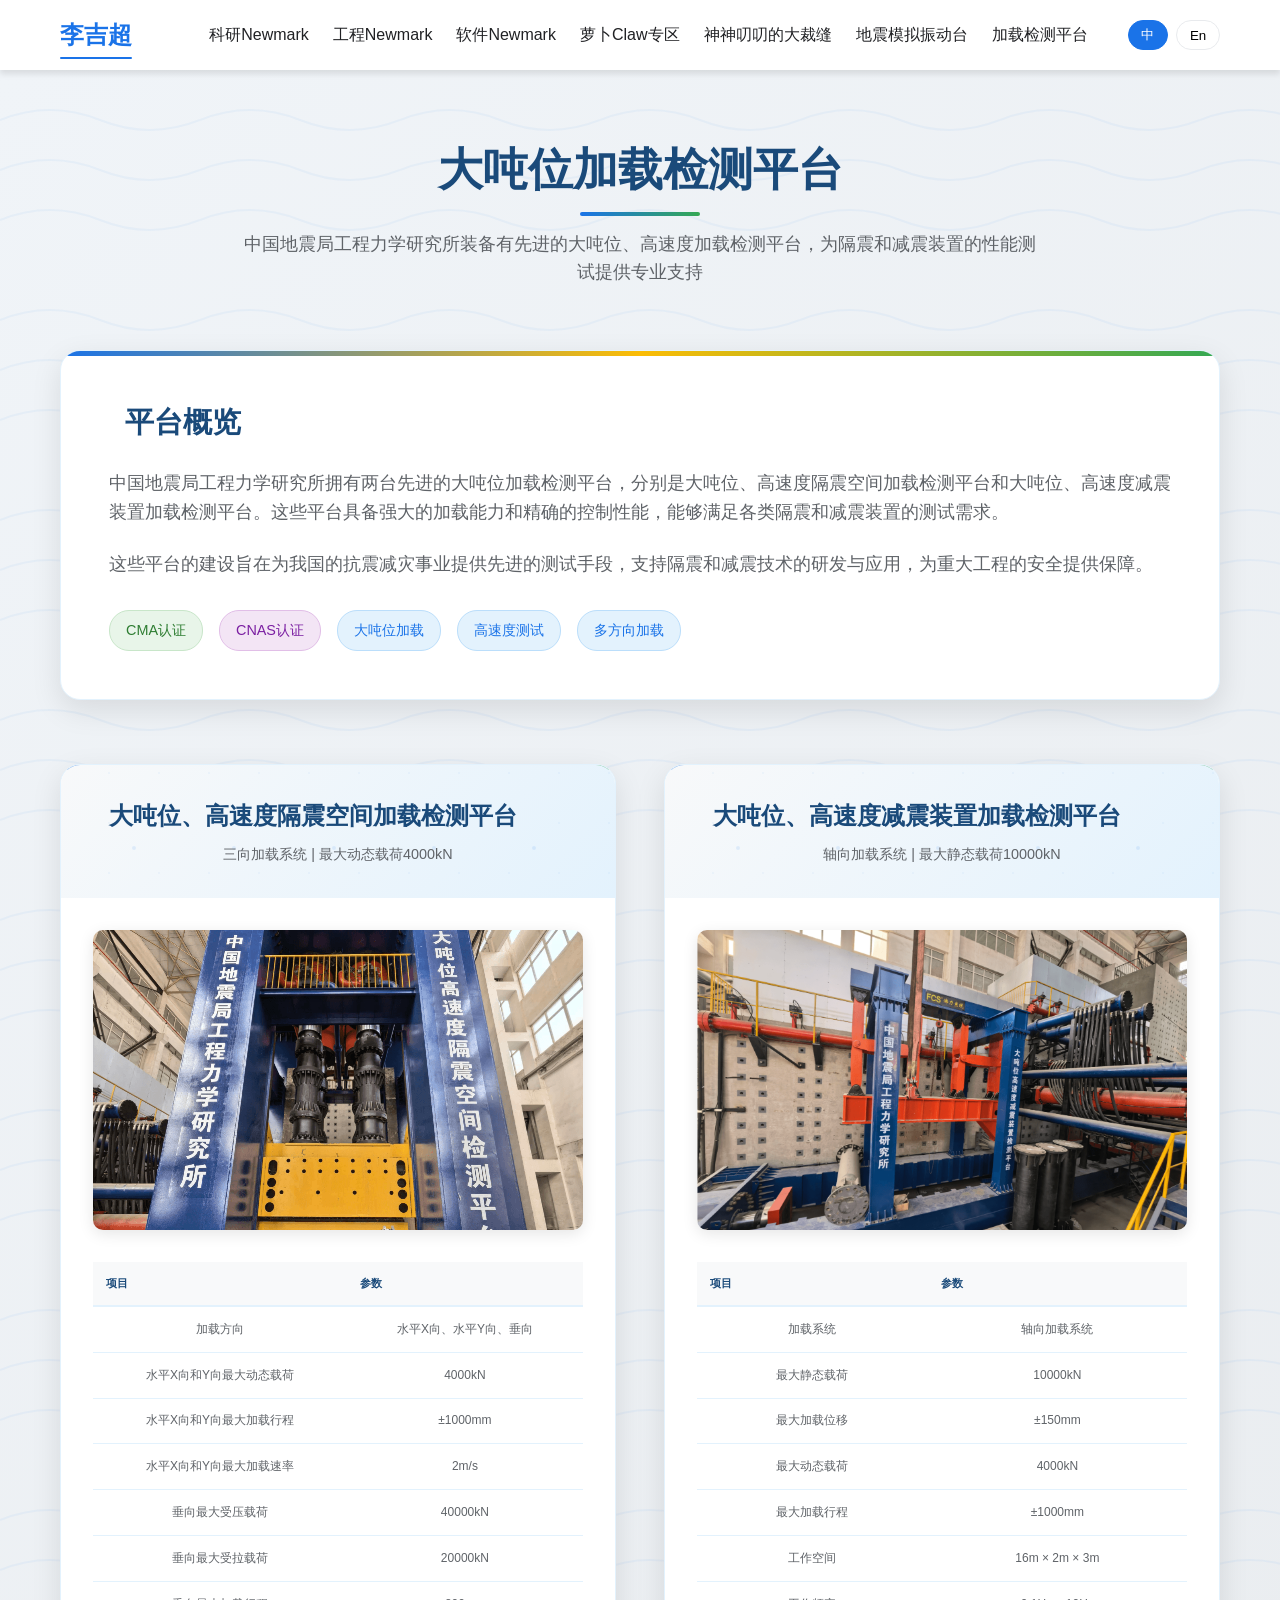
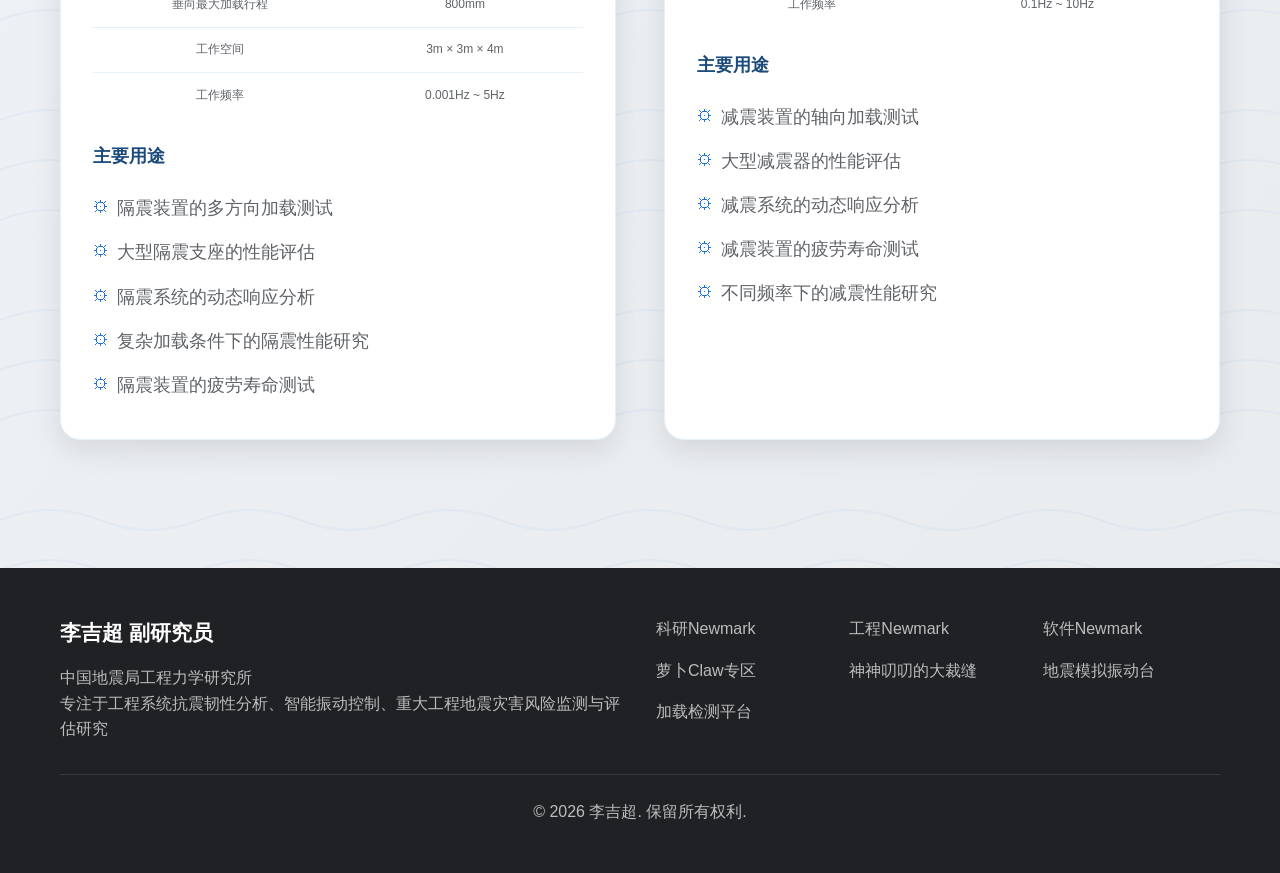
<file: loading_platforms - 副本.html>
<!DOCTYPE html>
<html lang="zh-CN">
<head>
    <meta charset="UTF-8">
    <meta name="viewport" content="width=device-width, initial-scale=1.0">
    <title>大吨位加载检测平台 - 中国地震局工程力学研究所</title>
    <meta name="description" content="中国地震局工程力学研究所的大吨位、高速度隔震空间加载检测平台和减震装置加载检测平台。">
    <meta name="keywords" content="大吨位加载检测平台,隔震空间加载,减震装置加载,中国地震局工程力学研究所">
    <link rel="stylesheet" href="style.css">
    <style>
        /* 加载检测平台专用样式 */
        .loading-platforms-section {
            background: linear-gradient(135deg, #f0f4f8 0%, #e9ecef 100%);
            padding: 4rem 0;
            position: relative;
            overflow: hidden;
        }
        
        .loading-platforms-section::before {
            content: '';
            position: absolute;
            top: 0;
            left: 0;
            width: 100%;
            height: 100%;
            background: url('data:image/svg+xml;utf8,<svg xmlns="http://www.w3.org/2000/svg" width="200" height="200" viewBox="0 0 200 200"><path d="M0,100 Q50,80 100,100 T200,100" stroke="rgba(26, 115, 232, 0.05)" fill="none" stroke-width="2"/><path d="M0,50 Q50,30 100,50 T200,50" stroke="rgba(26, 115, 232, 0.05)" fill="none" stroke-width="2"/><path d="M0,150 Q50,130 100,150 T200,150" stroke="rgba(26, 115, 232, 0.05)" fill="none" stroke-width="2"/></svg>') repeat;
            z-index: 0;
        }
        
        .loading-platforms-header {
            text-align: center;
            margin-bottom: 4rem;
            position: relative;
            z-index: 1;
        }
        
        .loading-platforms-header h2 {
            font-size: 2.8rem;
            font-weight: 700;
            color: #1a4a7a;
            margin-bottom: 1.5rem;
            position: relative;
            display: inline-block;
        }
        
        .loading-platforms-header h2::after {
            content: '';
            position: absolute;
            bottom: -10px;
            left: 50%;
            transform: translateX(-50%);
            width: 120px;
            height: 4px;
            background: linear-gradient(90deg, #1a73e8, #34a853);
            border-radius: 2px;
        }
        
        .loading-platforms-header p {
            font-size: 1.1rem;
            color: #5f6368;
            max-width: 800px;
            margin: 0 auto;
            line-height: 1.6;
        }
        
        .loading-platforms-grid {
            display: grid;
            grid-template-columns: repeat(auto-fit, minmax(400px, 1fr));
            gap: 3rem;
            margin-bottom: 4rem;
            position: relative;
            z-index: 1;
        }
        
        .loading-platform-card {
            background: white;
            border-radius: 20px;
            box-shadow: 0 10px 30px rgba(0,0,0,0.1);
            overflow: hidden;
            transition: all 0.3s ease;
            position: relative;
            border: 1px solid #e3f2fd;
        }
        
        .loading-platform-card:hover {
            transform: translateY(-10px);
            box-shadow: 0 20px 40px rgba(0,0,0,0.15);
        }
        
        .loading-platform-card::before {
            content: '';
            position: absolute;
            top: 0;
            left: 0;
            width: 100%;
            height: 5px;
            background: linear-gradient(90deg, #1a73e8, #34a853);
        }
        
        .loading-platform-card-header {
            padding: 2rem;
            background: linear-gradient(135deg, #f8f9fa 0%, #e3f2fd 100%);
            text-align: center;
            position: relative;
            overflow: hidden;
        }
        
        .loading-platform-card-header::before {
            content: '';
            position: absolute;
            top: -50%;
            right: -50%;
            width: 200%;
            height: 200%;
            background: url('data:image/svg+xml;utf8,<svg xmlns="http://www.w3.org/2000/svg" width="100" height="100" viewBox="0 0 100 100"><circle cx="50" cy="50" r="2" fill="rgba(26, 115, 232, 0.1)"/><circle cx="25" cy="25" r="1" fill="rgba(26, 115, 232, 0.05)"/><circle cx="75" cy="75" r="1" fill="rgba(26, 115, 232, 0.05)"/><circle cx="75" cy="25" r="1" fill="rgba(26, 115, 232, 0.05)"/><circle cx="25" cy="75" r="1" fill="rgba(26, 115, 232, 0.05)"/></svg>') repeat;
            animation: float 20s linear infinite;
        }
        
        @keyframes float {
            0% { transform: translate(0, 0) rotate(0deg); }
            100% { transform: translate(-50%, -50%) rotate(360deg); }
        }
        
        .loading-platform-card-header h3 {
            font-size: 1.5rem;
            font-weight: 700;
            color: #1a4a7a;
            margin-bottom: 0.5rem;
            position: relative;
            z-index: 1;
        }
        
        .loading-platform-card-header p {
            font-size: 0.9rem;
            color: #5f6368;
            position: relative;
            z-index: 1;
        }
        
        .loading-platform-card-body {
            padding: 2rem;
        }
        
        .loading-platform-image {
            width: 100%;
            height: 300px;
            object-fit: cover;
            border-radius: 10px;
            margin-bottom: 1.5rem;
            box-shadow: 0 4px 15px rgba(0,0,0,0.1);
        }
        
        .specs-table {
            width: 100%;
            border-collapse: collapse;
            margin-bottom: 1.5rem;
        }
        
        .specs-table th {
            text-align: left;
            padding: 0.8rem;
            background-color: #f8f9fa;
            border-bottom: 2px solid #e3f2fd;
            font-weight: 600;
            color: #1a4a7a;
        }
        
        .specs-table td {
            padding: 0.8rem;
            border-bottom: 1px solid #e3f2fd;
            color: #5f6368;
        }
        
        .specs-table tr:last-child td {
            border-bottom: none;
        }
        
        .loading-platform-features {
            margin-top: 1.5rem;
        }
        
        .loading-platform-features h4 {
            font-size: 1.1rem;
            font-weight: 600;
            color: #1a4a7a;
            margin-bottom: 1rem;
        }
        
        .loading-platform-features ul {
            list-style: none;
            padding: 0;
        }
        
        .loading-platform-features li {
            padding: 0.5rem 0;
            position: relative;
            padding-left: 1.5rem;
            color: #5f6368;
        }
        
        .loading-platform-features li::before {
            content: '⚙';
            position: absolute;
            left: 0;
            color: #1a73e8;
            font-size: 1rem;
        }
        
        .loading-platform-overview {
            background: white;
            border-radius: 20px;
            box-shadow: 0 10px 30px rgba(0,0,0,0.1);
            padding: 3rem;
            margin-bottom: 4rem;
            position: relative;
            overflow: hidden;
            border: 1px solid #e3f2fd;
        }
        
        .loading-platform-overview::before {
            content: '';
            position: absolute;
            top: 0;
            left: 0;
            width: 100%;
            height: 5px;
            background: linear-gradient(90deg, #1a73e8, #fbbc05, #34a853);
        }
        
        .loading-platform-overview h3 {
            font-size: 1.8rem;
            font-weight: 700;
            color: #1a4a7a;
            margin-bottom: 1.5rem;
        }
        
        .loading-platform-overview p {
            font-size: 1.1rem;
            line-height: 1.6;
            color: #5f6368;
            margin-bottom: 1.5rem;
        }
        
        .tech-badges {
            display: flex;
            flex-wrap: wrap;
            gap: 1rem;
            margin-top: 2rem;
        }
        
        .tech-badge {
            padding: 0.5rem 1rem;
            background: #e3f2fd;
            color: #1a73e8;
            border-radius: 20px;
            font-size: 0.9rem;
            font-weight: 500;
            border: 1px solid #bbdefb;
        }
        
        .tech-badge.cma {
            background: #e8f5e9;
            color: #2e7d32;
            border-color: #c8e6c9;
        }
        
        .tech-badge.cnas {
            background: #f3e5f5;
            color: #7b1fa2;
            border-color: #e1bee7;
        }
        
        /* 响应式设计 */
        @media (max-width: 768px) {
            .loading-platforms-grid {
                grid-template-columns: 1fr;
            }
            
            .loading-platform-overview {
                padding: 2rem;
            }
            
            .loading-platforms-header h2 {
                font-size: 2.2rem;
            }
        }
    </style>
</head>
<body>
    <!-- 导航栏 -->
    <header>
        <div class="container">
            <div class="header-content">
                <div class="logo">
                    <h1>李吉超 <span></span></h1>
                </div>
                <nav>
                    <ul>
                        <li><a href="index.html#academic">科研Newmark</a></li>
                        <li><a href="index.html#engineering">工程Newmark</a></li>
                        <li><a href="index.html#software">软件Newmark</a></li>
                        <li><a href="index.html#toys">萝卜Claw专区</a></li>
                        <li><a href="index.html#misc">神神叨叨的大裁缝</a></li>
                        <li><a href="shaking_table.html">地震模拟振动台</a></li>
                        <li><a href="loading_platforms.html">加载检测平台</a></li>
                        <li class="language-switch">
                            <button id="lang-zh" class="active">中</button>
                            <button id="lang-en">En</button>
                        </li>
                    </ul>
                </nav>
                <button class="mobile-menu-btn" onclick="toggleMobileMenu()">
                    <span></span>
                    <span></span>
                    <span></span>
                </button>
            </div>
        </div>
    </header>

    <!-- 加载检测平台板块 -->
    <section class="loading-platforms-section">
        <div class="container">
            <div class="loading-platforms-header">
                <h2>大吨位加载检测平台</h2>
                <p>中国地震局工程力学研究所装备有先进的大吨位、高速度加载检测平台，为隔震和减震装置的性能测试提供专业支持</p>
            </div>

            <!-- 平台概览 -->
            <div class="loading-platform-overview">
                <h3>平台概览</h3>
                <p>中国地震局工程力学研究所拥有两台先进的大吨位加载检测平台，分别是大吨位、高速度隔震空间加载检测平台和大吨位、高速度减震装置加载检测平台。这些平台具备强大的加载能力和精确的控制性能，能够满足各类隔震和减震装置的测试需求。</p>
                <p>这些平台的建设旨在为我国的抗震减灾事业提供先进的测试手段，支持隔震和减震技术的研发与应用，为重大工程的安全提供保障。</p>
                <div class="tech-badges">
                    <span class="tech-badge cma">CMA认证</span>
                    <span class="tech-badge cnas">CNAS认证</span>
                    <span class="tech-badge">大吨位加载</span>
                    <span class="tech-badge">高速度测试</span>
                    <span class="tech-badge">多方向加载</span>
                </div>
            </div>

            <!-- 平台网格 -->
            <div class="loading-platforms-grid">
                <!-- 隔震空间加载检测平台 -->
                <div class="loading-platform-card">
                    <div class="loading-platform-card-header">
                        <h3>大吨位、高速度隔震空间加载检测平台</h3>
                        <p>三向加载系统 | 最大动态载荷4000kN</p>
                    </div>
                    <div class="loading-platform-card-body">
                        <img src="images/devise1.png" alt="隔震空间加载检测平台" class="loading-platform-image">
                        <table class="specs-table">
                            <tr>
                                <th>项目</th>
                                <th>参数</th>
                            </tr>
                            <tr>
                                <td>加载方向</td>
                                <td>水平X向、水平Y向、垂向</td>
                            </tr>
                            <tr>
                                <td>水平X向和Y向最大动态载荷</td>
                                <td>4000kN</td>
                            </tr>
                            <tr>
                                <td>水平X向和Y向最大加载行程</td>
                                <td>±1000mm</td>
                            </tr>
                            <tr>
                                <td>水平X向和Y向最大加载速率</td>
                                <td>2m/s</td>
                            </tr>
                            <tr>
                                <td>垂向最大受压载荷</td>
                                <td>40000kN</td>
                            </tr>
                            <tr>
                                <td>垂向最大受拉载荷</td>
                                <td>20000kN</td>
                            </tr>
                            <tr>
                                <td>垂向最大加载行程</td>
                                <td>800mm</td>
                            </tr>
                            <tr>
                                <td>工作空间</td>
                                <td>3m × 3m × 4m</td>
                            </tr>
                            <tr>
                                <td>工作频率</td>
                                <td>0.001Hz ~ 5Hz</td>
                            </tr>
                        </table>
                        <div class="loading-platform-features">
                            <h4>主要用途</h4>
                            <ul>
                                <li>隔震装置的多方向加载测试</li>
                                <li>大型隔震支座的性能评估</li>
                                <li>隔震系统的动态响应分析</li>
                                <li>复杂加载条件下的隔震性能研究</li>
                                <li>隔震装置的疲劳寿命测试</li>
                            </ul>
                        </div>
                    </div>
                </div>

                <!-- 减震装置加载检测平台 -->
                <div class="loading-platform-card">
                    <div class="loading-platform-card-header">
                        <h3>大吨位、高速度减震装置加载检测平台</h3>
                        <p>轴向加载系统 | 最大静态载荷10000kN</p>
                    </div>
                    <div class="loading-platform-card-body">
                        <img src="images/devise2.png" alt="减震装置加载检测平台" class="loading-platform-image">
                        <table class="specs-table">
                            <tr>
                                <th>项目</th>
                                <th>参数</th>
                            </tr>
                            <tr>
                                <td>加载系统</td>
                                <td>轴向加载系统</td>
                            </tr>
                            <tr>
                                <td>最大静态载荷</td>
                                <td>10000kN</td>
                            </tr>
                            <tr>
                                <td>最大加载位移</td>
                                <td>±150mm</td>
                            </tr>
                            <tr>
                                <td>最大动态载荷</td>
                                <td>4000kN</td>
                            </tr>
                            <tr>
                                <td>最大加载行程</td>
                                <td>±1000mm</td>
                            </tr>
                            <tr>
                                <td>工作空间</td>
                                <td>16m × 2m × 3m</td>
                            </tr>
                            <tr>
                                <td>工作频率</td>
                                <td>0.1Hz ~ 10Hz</td>
                            </tr>
                        </table>
                        <div class="loading-platform-features">
                            <h4>主要用途</h4>
                            <ul>
                                <li>减震装置的轴向加载测试</li>
                                <li>大型减震器的性能评估</li>
                                <li>减震系统的动态响应分析</li>
                                <li>减震装置的疲劳寿命测试</li>
                                <li>不同频率下的减震性能研究</li>
                            </ul>
                        </div>
                    </div>
                </div>
            </div>
        </div>
    </section>

    <!-- 页脚 -->
    <footer>
        <div class="container">
            <div class="footer-content">
                <div class="footer-info">
                    <h3>李吉超 副研究员</h3>
                    <p>中国地震局工程力学研究所</p>
                    <p>专注于工程系统抗震韧性分析、智能振动控制、重大工程地震灾害风险监测与评估研究</p>
                </div>
                <div class="footer-links">
                    <ul>
                        <li><a href="index.html#academic">科研Newmark</a></li>
                        <li><a href="index.html#engineering">工程Newmark</a></li>
                        <li><a href="index.html#software">软件Newmark</a></li>
                        <li><a href="index.html#toys">萝卜Claw专区</a></li>
                        <li><a href="index.html#misc">神神叨叨的大裁缝</a></li>
                        <li><a href="shaking_table.html">地震模拟振动台</a></li>
                        <li><a href="loading_platforms.html">加载检测平台</a></li>
                    </ul>
                </div>
            </div>
            <div class="footer-bottom">
                <p>&copy; 2026 李吉超. 保留所有权利.</p>
            </div>
        </div>
    </footer>

    <script>
        // 移动端菜单切换
        function toggleMobileMenu() {
            const navUl = document.querySelector('nav ul');
            navUl.classList.toggle('mobile-menu');
        }

        // 回到顶部按钮
        const backToTopBtn = document.createElement('button');
        backToTopBtn.className = 'back-to-top';
        backToTopBtn.textContent = '↑';
        document.body.appendChild(backToTopBtn);

        window.addEventListener('scroll', () => {
            if (window.scrollY > 300) {
                backToTopBtn.classList.add('show');
            } else {
                backToTopBtn.classList.remove('show');
            }
        });

        backToTopBtn.addEventListener('click', () => {
            window.scrollTo({ top: 0, behavior: 'smooth' });
        });

        // 语言切换
        document.getElementById('lang-zh').addEventListener('click', function() {
            this.classList.add('active');
            document.getElementById('lang-en').classList.remove('active');
            // 这里可以添加语言切换逻辑
        });

        document.getElementById('lang-en').addEventListener('click', function() {
            this.classList.add('active');
            document.getElementById('lang-zh').classList.remove('active');
            // 这里可以添加语言切换逻辑
        });
    </script>
</body>
</html>
</file>
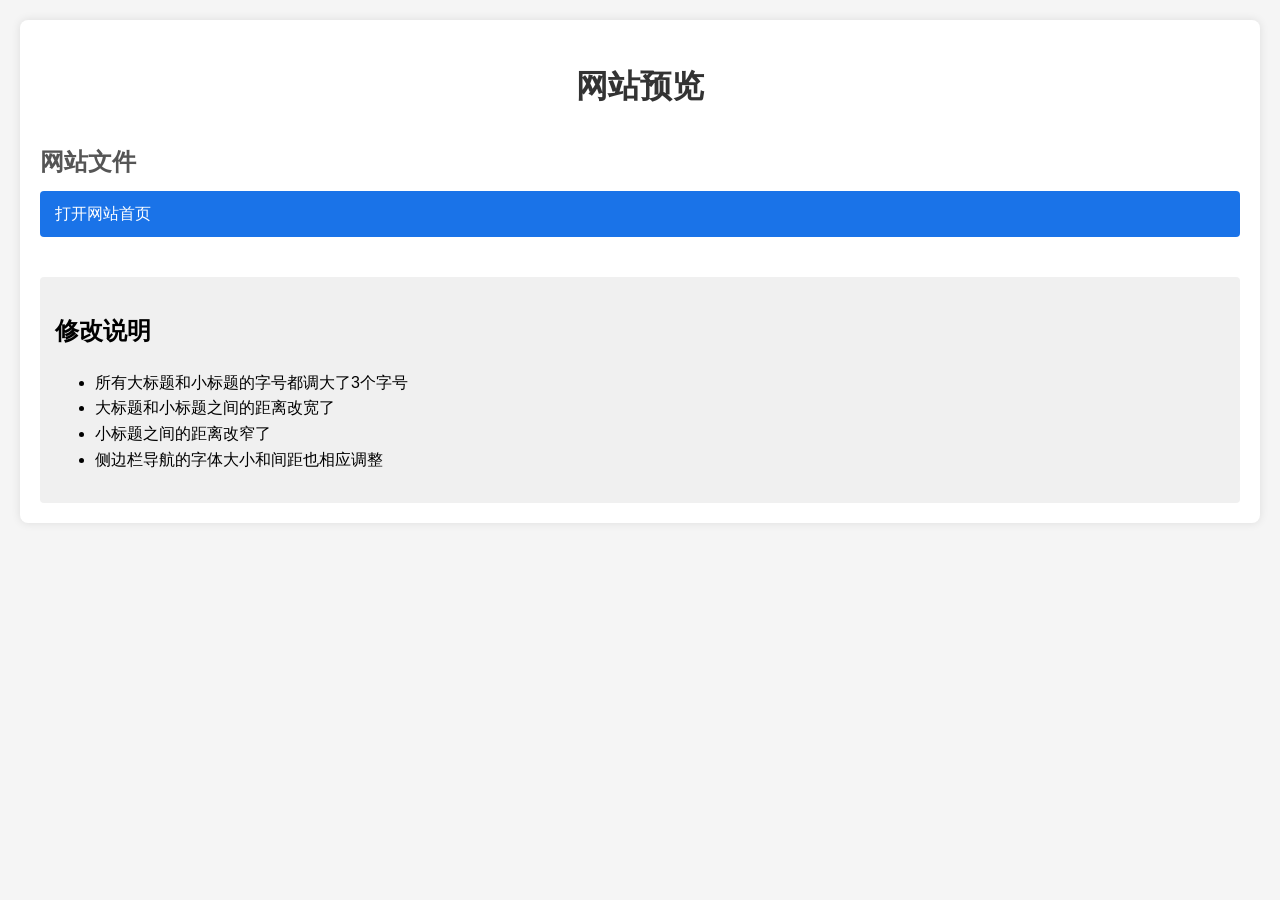
<file: preview.html>
<!DOCTYPE html>
<html lang="zh-CN">
<head>
    <meta charset="UTF-8">
    <meta name="viewport" content="width=device-width, initial-scale=1.0">
    <title>网站预览</title>
    <style>
        body {
            font-family: Arial, sans-serif;
            line-height: 1.6;
            margin: 20px;
            background-color: #f5f5f5;
        }
        .container {
            max-width: 1200px;
            margin: 0 auto;
            background-color: white;
            padding: 20px;
            border-radius: 8px;
            box-shadow: 0 0 10px rgba(0,0,0,0.1);
        }
        h1 {
            color: #333;
            text-align: center;
            margin-bottom: 30px;
        }
        .preview-section {
            margin-bottom: 40px;
        }
        .preview-section h2 {
            color: #555;
            margin-bottom: 10px;
        }
        .preview-link {
            display: block;
            margin: 10px 0;
            padding: 10px 15px;
            background-color: #1a73e8;
            color: white;
            text-decoration: none;
            border-radius: 4px;
            transition: background-color 0.3s;
        }
        .preview-link:hover {
            background-color: #1557b0;
        }
        .info {
            background-color: #f0f0f0;
            padding: 15px;
            border-radius: 4px;
            margin-top: 20px;
        }
    </style>
</head>
<body>
    <div class="container">
        <h1>网站预览</h1>
        
        <div class="preview-section">
            <h2>网站文件</h2>
            <a href="index.html" class="preview-link" target="_blank">打开网站首页</a>
        </div>
        
        <div class="info">
            <h2>修改说明</h2>
            <ul>
                <li>所有大标题和小标题的字号都调大了3个字号</li>
                <li>大标题和小标题之间的距离改宽了</li>
                <li>小标题之间的距离改窄了</li>
                <li>侧边栏导航的字体大小和间距也相应调整</li>
            </ul>
        </div>
    </div>
</body>
</html>
</file>
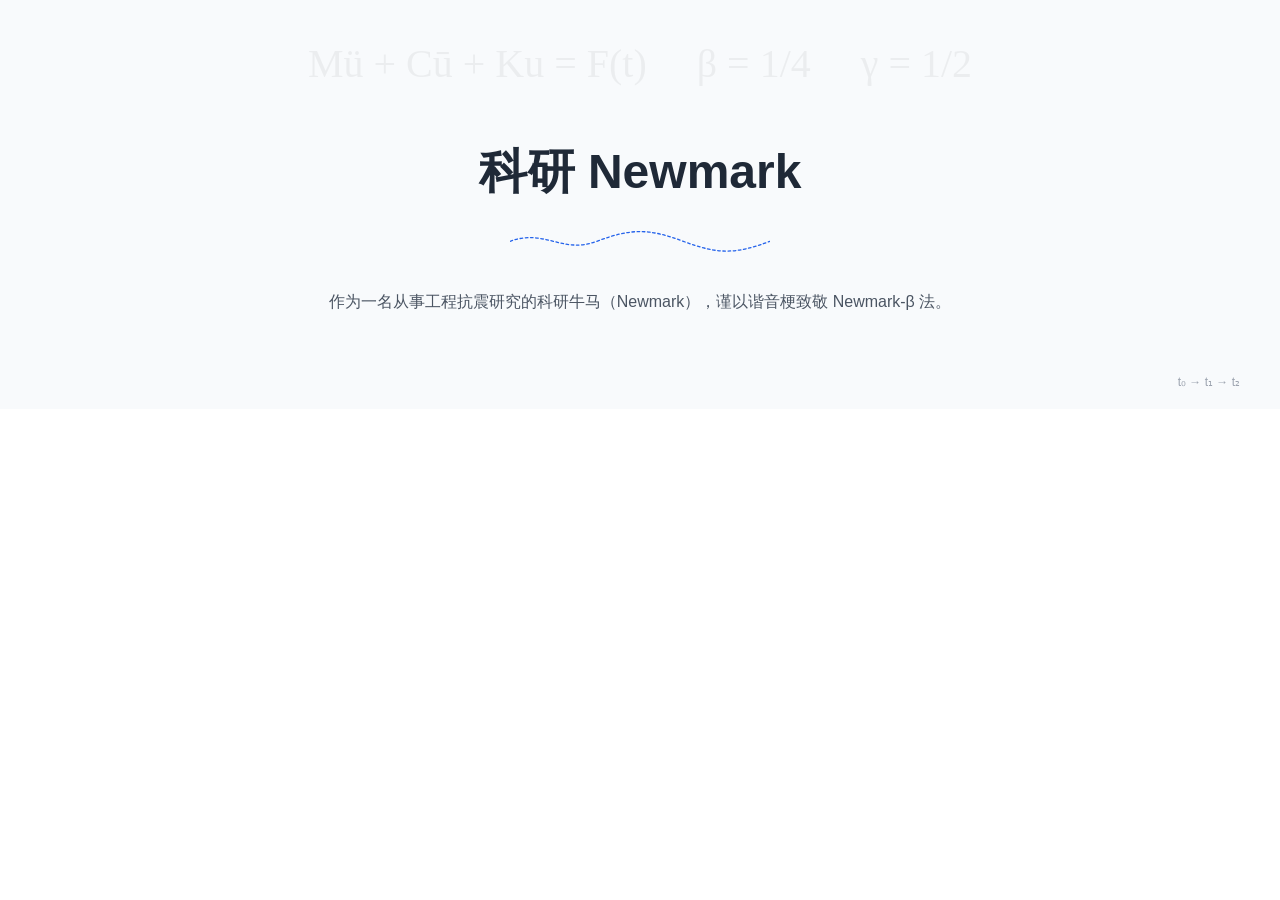
<file: test.html>
<!DOCTYPE html>
<html>
<head>
<meta charset="UTF-8">

<style>

body{
    margin:0;
    font-family: "Microsoft YaHei", sans-serif;
}

.newmark-banner{
    position: relative;
    padding: 100px 20px 80px;
    text-align: center;
    background: #f8fafc;
    overflow: hidden;
}

.newmark-banner h1{
    font-size: 48px;
    font-weight: 700;
    color: #1f2937;
    margin-bottom: 10px;
}

.subtitle{
    font-size: 16px;
    color: #4b5563;
    margin-top: 20px;
}

/* 曲线 */

.newmark-curve{
    width: 260px;
    margin: 10px auto;
}

.newmark-curve path{
    fill: none;
    stroke: #2563eb;
    stroke-width: 3;
    stroke-linecap: round;
    stroke-dasharray: 6 6;
    animation: newmarkFlow 6s linear infinite;
}

@keyframes newmarkFlow{
    from{
        stroke-dashoffset:0;
    }
    to{
        stroke-dashoffset:-60;
    }
}

/* 淡公式背景 */

.formula-bg{
    position: absolute;
    top: 40px;
    left: 50%;
    transform: translateX(-50%);
    font-family: serif;
    font-size: 40px;
    color: rgba(0,0,0,0.05);
    white-space: nowrap;
}

.t-steps{
    position:absolute;
    bottom:20px;
    right:40px;
    font-size:12px;
    color:#9ca3af;
}

</style>

</head>


<body>

<section class="newmark-banner">

<div class="formula-bg">
Mü + Cū + Ku = F(t) &nbsp;&nbsp;&nbsp; β = 1/4 &nbsp;&nbsp;&nbsp; γ = 1/2
</div>

<h1>科研 Newmark</h1>

<svg class="newmark-curve" viewBox="0 0 600 80">
<path d="M0 40 
         C80 10, 120 70, 200 40
         S320 10, 400 40
         S520 70, 600 40" />
</svg>

<p class="subtitle">
作为一名从事工程抗震研究的科研牛马（Newmark），谨以谐音梗致敬 Newmark-β 法。
</p>

<div class="t-steps">
t₀ → t₁ → t₂
</div>

</section>

</body>
</html>
</file>
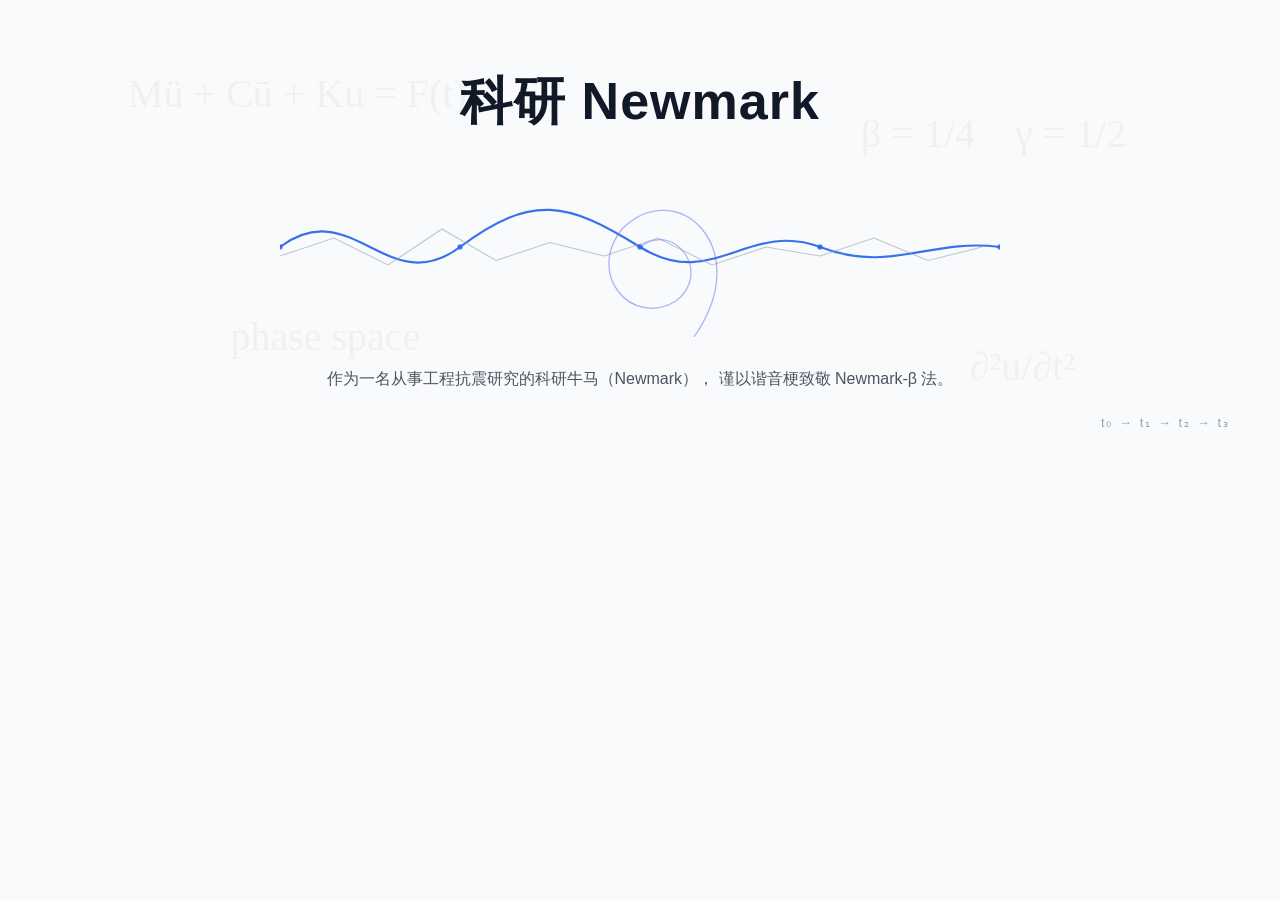
<file: test1.html>
<!DOCTYPE html>
<html>
<head>
<meta charset="UTF-8">

<style>

body{
margin:0;
background:#f8fafc;
font-family:"Microsoft YaHei",sans-serif;
}

/* banner */

.banner{
height:460px;
display:flex;
flex-direction:column;
align-items:center;
justify-content:center;
position:relative;
overflow:hidden;
}

/* 标题 */

h1{
font-size:52px;
margin:0;
color:#111827;
letter-spacing:1px;
}

/* 副标题 */

.subtitle{
margin-top:28px;
font-size:16px;
color:#4b5563;
max-width:640px;
text-align:center;
line-height:1.7;
}

/* 动力学曲线 */

svg{
width:720px;
margin-top:20px;
}

/* 衰减振动 */

.decay{
fill:none;
stroke:#2563eb;
stroke-width:2.4;
stroke-linecap:round;
opacity:0.9;
}

/* 随机扰动 */

.noise{
fill:none;
stroke:#94a3b8;
stroke-width:1.2;
opacity:0.6;
}

/* phase space */

.phase{
fill:none;
stroke:#6366f1;
stroke-width:1.4;
opacity:0.5;
}

/* 时间步节点 */

.node{
fill:#2563eb;
opacity:0.8;
}

/* 背景公式 */

.formula{
position:absolute;
font-size:40px;
font-family:serif;
color:rgba(0,0,0,0.04);
white-space:nowrap;
}

.f1{top:70px;left:10%;}
.f2{top:110px;right:12%;}
.f3{bottom:100px;left:18%;}
.f4{bottom:70px;right:16%;}

/* 时间步 */

.time{
position:absolute;
bottom:30px;
right:50px;
font-size:13px;
color:#9ca3af;
letter-spacing:2px;
}

</style>

</head>

<body>

<div class="banner">

<div class="formula f1">Mü + Cū + Ku = F(t)</div>
<div class="formula f2">β = 1/4 &nbsp;&nbsp; γ = 1/2</div>
<div class="formula f3">phase space</div>
<div class="formula f4">∂²u/∂t²</div>

<h1>科研 Newmark</h1>

<svg viewBox="0 0 800 200">

<!-- 衰减振动 -->

<path class="decay"
d="
M0 100
C80 40 120 160 200 100
S320 50 400 100
S520 70 600 100
S720 90 800 100
"
/>

<!-- 随机振动 -->

<path class="noise"
d="
M0 110
L60 90
L120 120
L180 80
L240 115
L300 95
L360 110
L420 90
L480 120
L540 100
L600 110
L660 90
L720 115
L780 100
"
/>

<!-- phase space 螺旋 -->

<path class="phase"
d="
M400 100
c40 -30 80 30 40 60
c-50 30 -100 -30 -60 -80
c60 -60 150 20 80 120
"
/>

<!-- Newmark 时间步节点 -->

<circle class="node" cx="0" cy="100" r="3"/>
<circle class="node" cx="200" cy="100" r="3"/>
<circle class="node" cx="400" cy="100" r="3"/>
<circle class="node" cx="600" cy="100" r="3"/>
<circle class="node" cx="800" cy="100" r="3"/>

</svg>

<div class="subtitle">
作为一名从事工程抗震研究的科研牛马（Newmark），
谨以谐音梗致敬 Newmark-β 法。
</div>

<div class="time">
t₀ → t₁ → t₂ → t₃
</div>

</div>

</body>
</html>
</file>
<file: style.css>
/* 全局样式 */
* {
    margin: 0;
    padding: 0;
    box-sizing: border-box;
}

/* 全局变量定义 */
:root {
    --primary-color: #1a73e8;
    --secondary-color: #34a853;
    --accent-color: #fbbc05;
    --dark-color: #202124;
    --light-color: #f8f9fa;
    --gray-color: #5f6368;
    --light-gray: #e8eaed;
    --border-radius: 16px;
    --box-shadow: 0 4px 6px rgba(0,0,0,0.1);
    --transition: all 0.3s ease;
    --line-strong: #e8eaed;
    --line: #e8eaed;
    --earth-dark: #202124;
    --earth-mid: #5f6368;
    --stone: #5f6368;
    --rust: #d93025;
    --rust-light: #fce8e6;
}

/* 全局body样式 */
body {
    font-family: 'Segoe UI', Tahoma, Geneva, Verdana, sans-serif;
    line-height: 1.6;
    color: var(--dark-color);
    background-color: var(--light-color);
    scroll-behavior: smooth;
}

/* 容器样式 */
.container {
    max-width: 1200px;
    margin: 0 auto;
    padding: 0 20px;
}

/* 导航栏样式 */
header {
    background-color: rgba(255, 255, 255, 0.98);
    backdrop-filter: blur(10px);
    box-shadow: var(--box-shadow);
    position: sticky;
    top: 0;
    z-index: 1000;
    transition: all 0.3s ease;
}

/* 导航栏内容样式 */
.header-content {
    display: flex;
    justify-content: space-between;
    align-items: center;
    padding: 1rem 0;
}

/* Logo样式 */
.logo h1 {
    font-size: 1.5rem;
    font-weight: 700;
    color: var(--primary-color);
    position: relative;
}

/* Logo下划线样式 */
.logo h1::after {
    content: '';
    position: absolute;
    bottom: -5px;
    left: 0px;
    width: 100%;
    height: 2px;
    background-color: var(--primary-color);
    border-radius: 2px;
}

/* Logo文字样式 */
.logo h1 span {
    color: var(--dark-color);
    font-weight: 500;
}

/* 导航菜单样式 */
nav ul {
    display: flex;
    list-style: none;
    gap: 1.5rem;
    align-items: center;
}

/* 导航链接样式 */
nav a {
    text-decoration: none;
    color: var(--dark-color);
    font-weight: 500;
    transition: var(--transition);
    position: relative;
}

/* 导航链接 hover 样式 */
nav a:hover {
    color: var(--primary-color);
}

/* 导航链接下划线样式 */
nav a::after {
    content: '';
    position: absolute;
    bottom: -5px;
    left: 0;
    width: 0;
    height: 2px;
    background-color: var(--primary-color);
    transition: var(--transition);
}

/* 导航链接 hover 下划线样式 */
nav a:hover::after {
    width: 100%;
}

/* 语言切换样式 */
.language-switch {
    display: flex;
    gap: 0.5rem;
    margin-left: 1rem;
}

/* 语言切换按钮样式 */
.language-switch button {
    padding: 0.3rem 0.8rem;
    border: 1px solid var(--light-gray);
    background-color: white;
    border-radius: var(--border-radius);
    cursor: pointer;
    transition: var(--transition);
    font-weight: 500;
}

/* 语言切换按钮激活样式 */
.language-switch button.active {
    background-color: var(--primary-color);
    color: white;
    border-color: var(--primary-color);
}

/* 移动端菜单按钮样式 */
.mobile-menu-btn {
    display: none;
    flex-direction: column;
    gap: 0.3rem;
    background: none;
    border: none;
    cursor: pointer;
}

/* 移动端菜单按钮线条样式 */
.mobile-menu-btn span {
    width: 25px;
    height: 3px;
    background-color: var(--dark-color);
    transition: var(--transition);
}

/* Hero 区域样式 */
.hero {
    position: relative;
    overflow: hidden;
    margin-top: 0; /* 重置上边距，因为 hero 区域是页面顶部 */
    padding: 3rem 0;
    padding-top: 8rem; /* 增加顶部内边距，避免与导航栏重叠 */
    min-height: 400px; /* 设置固定高度，确保下面section从hero底部开始布局 */
}

/* Hero 背景样式 */
.hero-bg {
    position: absolute;
    top: 0;
    left: 0;
    width: 100%;
    height: 100%;
    background: url('images/background.png') no-repeat center center;
    background-size: cover;
    z-index: 0;
}

/* Hero 背景遮罩样式 */
.hero-bg::before {
    content: '';
    position: absolute;
    top: 0;
    left: 0;
    width: 100%;
    height: 100%;
    background: rgba(255, 255, 255, 0.8);
    z-index: 1;
}

/* Hero 内容样式 */
.hero-content {
    display: flex;
    align-items: center;
    gap: 3rem;
    position: relative;
    z-index: 2;
}

/* Hero 文字区域样式 */
.hero-text {
    flex: 1;
}

/* Hero 标题样式 */
.hero-text h2 {
    font-size: 2.5rem;
    font-weight: 700;
    margin-bottom: 1.5rem;
    margin-top: 0rem;
    color: var(--dark-color);
    line-height: 1.2;
    text-align: left;
    position: relative;
    top: -20px;
}

/* Hero 标题下划线样式 */
.hero-text h2::after {
    content: '';
    position: absolute;
    bottom: -18px;
    left: 65px;
    width: 130px;
    height: 3px;
    background-color: var(--primary-color);
    border-radius: 3px;
}

/* Hero 段落样式 */
.hero-text p {
    font-size: 1.1rem;
    color: var(--gray-color);
    margin-bottom: 1.5rem;
    margin-top: 0.5rem;
}

/* Hero 按钮容器样式 */
.hero-buttons {
    display: flex;
    gap: 1rem;
    flex-wrap: wrap;
}

/* 按钮基础样式 */
.btn {
    display: inline-block;
    padding: 0.8rem 1.5rem;
    border-radius: var(--border-radius);
    text-decoration: none;
    font-weight: 500;
    transition: var(--transition);
    border: none;
    cursor: pointer;
    font-size: 1rem;
}

/* 主要按钮样式 */
.btn.primary {
    background-color: var(--primary-color);
    color: white;
}

/* 主要按钮 hover 样式 */
.btn.primary:hover {
    background-color: #1557b0;
    transform: translateY(-2px);
    box-shadow: 0 4px 8px rgba(26, 115, 232, 0.3);
}

/* 次要按钮样式 */
.btn.secondary {
    background-color: white;
    color: var(--primary-color);
    border: 1px solid var(--primary-color);
}

/* 次要按钮 hover 样式 */
.btn.secondary:hover {
    background-color: var(--primary-color);
    color: white;
    transform: translateY(-2px);
    box-shadow: 0 4px 8px rgba(26, 115, 232, 0.3);
}

/* Hero 图片区域样式 */
.hero-image {
    flex: 1;
    max-width: 500px;
}

/* Hero 图片样式 */
.hero-image img {
    width: 100%;
    border-radius: var(--border-radius);
    box-shadow: 0 10px 20px rgba(0,0,0,0.1);
}

/* 通用 section 样式 */
section {
    padding: 4rem 0;
    margin-top: 0; /* 重置顶部边距 */
    scroll-margin-top: 100px; /* 为锚点滚动添加顶部空间 */
}

/* 通用 section 标题样式 */
section h2 {
    font-size: 2.5rem;
    font-weight: 700;
    margin-bottom: 1.5rem;
    color: var(--dark-color);
    text-align: center;
    position: relative;
}

/* 通用 section 副标题样式 */
section h3 {
    font-size: 2.1rem;
    font-weight: 600;
    margin-bottom: 0.6rem;
    color: var(--dark-color);
    text-align: left;
    margin-left: 1rem;
}

section h2::after {
    content: '';
    position: absolute;
    bottom: -10px;
    left: 50%;
    transform: translateX(-50%);
    width: 150px;
    height: 3px;
    background-color: var(--primary-color);
    border-radius: 3px;
}

.section-description {
    text-align: center;
    font-size: 1.1rem;
    color: var(--gray-color);
    margin-bottom: 3rem;
    white-space: nowrap;
    overflow: visible;
}

/* 学术影响力板块 */
.academic {
    background-image: url('images/Newmark.png');
    background-repeat: repeat;
    background-size: 700px;
    background-color: white;
}

.profile-section {
    display: flex;
    gap: 3rem;
    align-items: center;
    margin-bottom: 3rem;
    flex-wrap: wrap;
}

.profile-image {
    flex: 0 0 200px;
}

.profile-image img {
    width: 100%;
    border-radius: 50%;
    border: 5px solid var(--light-gray);
    box-shadow: 0 4px 8px rgba(0,0,0,0.1);
}

.profile-content {
    flex: 1;
    min-width: 300px;
}

.profile-content h3 {
    font-size: 1.5rem;
    font-weight: 700;
    margin-bottom: 0.5rem;
    color: var(--dark-color);
    margin-left: 0;
}

.profile-title {
    margin-bottom: 1rem;
    color: var(--gray-color);
    font-size: 1.1rem;
}

.profile-bio {
    line-height: 1.8;
    color: var(--dark-color);
}

.profile-bio p {
    margin-bottom: 1rem;
}

.research-areas {
    margin-bottom: 3rem;
}

.research-areas h3 {
    font-size: 1.8rem;
    font-weight: 600;
    margin-bottom: 1.2rem;
    color: var(--dark-color);
}

.area-list {
    display: grid;
    grid-template-columns: repeat(auto-fit, minmax(300px, 1fr));
    gap: 1.5rem;
}

.area-item {
    background-color: var(--light-color);
    padding: 1.5rem;
    border-radius: var(--border-radius);
    transition: var(--transition);
    border-left: 4px solid var(--primary-color);
}

.area-item:hover {
    transform: translateY(-5px);
    box-shadow: 0 4px 12px rgba(0,0,0,0.1);
}

.area-item h4 {
    font-size: 1.2rem;
    font-weight: 600;
    margin-bottom: 0.8rem;
    color: var(--dark-color);
}

.area-item p {
    color: var(--gray-color);
    line-height: 1.6;
}

.education-experience {
    margin-bottom: 3rem;
}

.education-experience h3 {
    font-size: 1.8rem;
    font-weight: 600;
    margin-bottom: 1.2rem;
    color: var(--dark-color);
}

.experience-content {
    display: grid;
    grid-template-columns: repeat(auto-fit, minmax(300px, 1fr));
    gap: 2rem;
}

.education, .work-experience {
    background-color: var(--light-color);
    padding: 1.5rem;
    border-radius: var(--border-radius);
    transition: var(--transition);
}

.education:hover, .work-experience:hover {
    transform: translateY(-5px);
    box-shadow: 0 4px 12px rgba(0,0,0,0.1);
}

.education h4, .work-experience h4 {
    font-size: 1.1rem;
    font-weight: 600;
    margin-bottom: 1rem;
    color: var(--primary-color);
}

.education ul, .work-experience ul {
    list-style: none;
}

.education li, .work-experience li {
    padding: 0.5rem 0;
    border-bottom: 1px solid var(--light-gray);
    color: var(--dark-color);
}

.education li:last-child, .work-experience li:last-child {
    border-bottom: none;
}

.academic-achievements h3 {
    font-size: 1.8rem;
    font-weight: 600;
    margin-bottom: 1.2rem;
    color: var(--dark-color);
}

.achievement-categories {
    display: grid;
    grid-template-columns: repeat(auto-fit, minmax(250px, 1fr));
    gap: 1.5rem;
}

.category {
    background-color: var(--light-color);
    padding: 1.5rem;
    border-radius: var(--border-radius);
    transition: var(--transition);
}

.category:hover {
    transform: translateY(-5px);
    box-shadow: 0 4px 12px rgba(0,0,0,0.1);
}

.category h4 {
    font-size: 1.1rem;
    font-weight: 600;
    margin-bottom: 1rem;
    color: var(--primary-color);
}

.category ul {
    list-style: none;
}

.category li {
    padding: 0.5rem 0;
    border-bottom: 1px solid var(--light-gray);
    color: var(--dark-color);
}

.category li:last-child {
    border-bottom: none;
}

/* 可滚动容器样式 */
.scrollable-container {
    max-height: 623px;
    overflow-y: auto;
    background-color: white;
    border-radius: var(--border-radius);
    box-shadow: var(--box-shadow);
    padding: 1.5rem;
    margin-bottom: 2rem;
    border: 2px solid #1a73e8;
}

/* 滚动条样式 */
.scrollable-container::-webkit-scrollbar {
    width: 8px;
}

.scrollable-container::-webkit-scrollbar-track {
    background: var(--light-gray);
    border-radius: 4px;
}

.scrollable-container::-webkit-scrollbar-thumb {
    background: var(--gray-color);
    border-radius: 4px;
}

.scrollable-container::-webkit-scrollbar-thumb:hover {
    background: var(--dark-color);
}

/* 科研项目样式 */
.research-projects {
    margin-bottom: 3rem;
}

.research-projects h3 {
    font-size: 1.8rem;
    font-weight: 600;
    margin-bottom: 1rem;
    color: var(--dark-color);
}

.research-projects .project-list {
    display: flex;
    flex-direction: column;
    gap: 0;
}

.research-projects .project-item {
    display: flex;
    align-items: flex-start;
    background-color: white;
    padding: 0.8rem 1rem;
    border-radius: var(--border-radius);
    transition: var(--transition);
    box-shadow: var(--box-shadow);
    border-left: 4px solid var(--primary-color);
    margin-bottom: 0.5rem;
}

.research-projects .project-item:hover {
    transform: translateY(-3px);
    box-shadow: 0 6px 12px rgba(0,0,0,0.1);
}

.research-projects .project-number {
    font-size: 1.2rem;
    font-weight: 700;
    color: var(--primary-color);
    margin-right: 1rem;
    flex-shrink: 0;
    min-width: 30px;
}

.research-projects .project-content {
    flex: 1;
}

.research-projects .project-content p {
    color: var(--dark-color);
    line-height: 1.6;
    margin: 0;
}

/* 发表论文样式 */
.publications {
    margin-bottom: 3rem;
}

.publications h3 {
    font-size: 1.8rem;
    font-weight: 600;
    margin-bottom: 1.2rem;
    color: var(--dark-color);
}

.publications .publication-list {
    display: flex;
    flex-direction: column;
    gap: 0;
}

.publications .publication-item {
    display: flex;
    align-items: flex-start;
    background-color: white;
    padding: 0.6rem 1rem;
    border-radius: var(--border-radius);
    transition: var(--transition);
    box-shadow: var(--box-shadow);
    border-left: 4px solid var(--secondary-color);
    margin-bottom: 0.4rem;
}

.publications .publication-item:hover {
    transform: translateY(-2px);
    box-shadow: 0 4px 8px rgba(0,0,0,0.1);
}

.publications .publication-number {
    font-size: 1rem;
    font-weight: 700;
    color: var(--secondary-color);
    margin-right: 1rem;
    flex-shrink: 0;
    min-width: 40px;
}

.publications .publication-content {
    flex: 1;
}

.publications .publication-content p {
    color: var(--dark-color);
    line-height: 1.5;
    margin: 0;
    font-size: 0.95rem;
}

/* 专著样式 */
.books {
    margin-bottom: 3rem;
}

.books h3 {
    font-size: 1.8rem;
    font-weight: 600;
    margin-bottom: 1.2rem;
    color: var(--dark-color);
}

.books .book-list {
    display: flex;
    flex-direction: column;
    gap: 0;
}

.books .book-item {
    display: flex;
    align-items: flex-start;
    background-color: white;
    padding: 0.8rem 1rem;
    border-radius: var(--border-radius);
    transition: var(--transition);
    box-shadow: var(--box-shadow);
    border-left: 4px solid var(--accent-color);
    margin-bottom: 0.5rem;
}

.books .book-item:hover {
    transform: translateY(-2px);
    box-shadow: 0 4px 8px rgba(0,0,0,0.1);
}

.books .book-number {
    font-size: 1rem;
    font-weight: 700;
    color: var(--accent-color);
    margin-right: 1rem;
    flex-shrink: 0;
    min-width: 40px;
}

.books .book-content {
    flex: 1;
}

.books .book-content p {
    color: var(--dark-color);
    line-height: 1.5;
    margin: 0;
    font-size: 0.95rem;
}

/* 专利样式 */
.patents {
    margin-bottom: 3rem;
}

.patents h3 {
    font-size: 1.8rem;
    font-weight: 600;
    margin-bottom: 1.2rem;
    color: var(--dark-color);
}

.patents .patent-list {
    display: flex;
    flex-direction: column;
    gap: 0;
}

.patents .patent-item {
    display: flex;
    align-items: flex-start;
    background-color: white;
    padding: 0.6rem 1rem;
    border-radius: var(--border-radius);
    transition: var(--transition);
    box-shadow: var(--box-shadow);
    border-left: 4px solid var(--accent-color);
    margin-bottom: 0.4rem;
}

.patents .patent-item:hover {
    transform: translateY(-2px);
    box-shadow: 0 4px 8px rgba(0,0,0,0.1);
}

.patents .patent-number {
    font-size: 1rem;
    font-weight: 700;
    color: var(--accent-color);
    margin-right: 1rem;
    flex-shrink: 0;
    min-width: 40px;
}

.patents .patent-content {
    flex: 1;
}

.patents .patent-content p {
    color: var(--dark-color);
    line-height: 1.5;
    margin: 0;
    font-size: 0.95rem;
}

/* 软件著作权样式 */
.software-copyrights {
    margin-bottom: 3rem;
}

.software-copyrights h3 {
    font-size: 1.8rem;
    font-weight: 600;
    margin-bottom: 1.2rem;
    color: var(--dark-color);
}

.software-copyrights .copyright-list {
    display: flex;
    flex-direction: column;
    gap: 0;
}

.software-copyrights .copyright-item {
    display: flex;
    align-items: flex-start;
    background-color: white;
    padding: 0.6rem 1rem;
    border-radius: var(--border-radius);
    transition: var(--transition);
    box-shadow: var(--box-shadow);
    border-left: 4px solid var(--primary-color);
    margin-bottom: 0.4rem;
}

.software-copyrights .copyright-item:hover {
    transform: translateY(-2px);
    box-shadow: 0 4px 8px rgba(0,0,0,0.1);
}

.software-copyrights .copyright-number {
    font-size: 1rem;
    font-weight: 700;
    color: var(--primary-color);
    margin-right: 1rem;
    flex-shrink: 0;
    min-width: 40px;
}

.software-copyrights .copyright-content {
    flex: 1;
}

.software-copyrights .copyright-content p {
    color: var(--dark-color);
    line-height: 1.5;
    margin: 0;
    font-size: 0.95rem;
}

/* 标准样式 */
.standards {
    margin-bottom: 3rem;
}

.standards h3 {
    font-size: 1.8rem;
    font-weight: 600;
    margin-bottom: 1.2rem;
    color: var(--dark-color);
}

.standards .standard-list {
    display: flex;
    flex-direction: column;
    gap: 0;
}

.standards .standard-item {
    display: flex;
    align-items: flex-start;
    background-color: white;
    padding: 0.8rem 1rem;
    border-radius: var(--border-radius);
    transition: var(--transition);
    box-shadow: var(--box-shadow);
    border-left: 4px solid var(--primary-color);
    margin-bottom: 0.5rem;
}

.standards .standard-item:hover {
    transform: translateY(-2px);
    box-shadow: 0 4px 8px rgba(0,0,0,0.1);
}

.standards .standard-number {
    font-size: 1.1rem;
    font-weight: 700;
    color: var(--primary-color);
    margin-right: 1rem;
    flex-shrink: 0;
    min-width: 30px;
}

.standards .standard-content {
    flex: 1;
}

.standards .standard-content p {
    color: var(--dark-color);
    line-height: 1.5;
    margin: 0;
    font-size: 0.95rem;
}

.standards .standard-content strong {
    color: var(--dark-color);
}

/* 工程技术服务板块 */
.engineering {
    background-image: url('images/gongcheng.png');
    background-repeat: repeat;
    background-size: 700px;
    background-color: var(--light-color);
}

.service-capabilities h3 {
    font-size: 1.8rem;
    font-weight: 600;
    margin-bottom: 1.2rem;
    color: var(--dark-color);
    text-align: left;
    margin-left: 1rem;
}

.service-list {
    display: grid;
    grid-template-columns: 40% 30% 30%;
    gap: 1.5rem;
    margin-bottom: 1.5rem;
}

.service-item {
    background-color: white;
    padding: 1.5rem;
    border-radius: var(--border-radius);
    text-align: center;
    transition: var(--transition);
    box-shadow: var(--box-shadow);
}

.service-item.wide {
    grid-column: span 1;
}

.service-item:hover {
    transform: translateY(-5px);
    box-shadow: 0 8px 16px rgba(0,0,0,0.1);
}

.service-icon {
    width: 80px;
    height: 80px;
    margin: 0 auto 1rem;
    display: flex;
    align-items: center;
    justify-content: center;
    background-color: rgba(26, 115, 232, 0.1);
    border-radius: 50%;
}

.service-icon img {
    width: 40px;
    height: 40px;
}

.service-item h4 {
    font-size: 1.2rem;
    font-weight: 600;
    margin-bottom: 0.8rem;
    color: var(--dark-color);
}

.service-item p {
    color: var(--gray-color);
    line-height: 1.6;
}

.case-studies h3 {
    font-size: 1.8rem;
    font-weight: 600;
    margin-bottom: 1.2rem;
    color: var(--dark-color);
    text-align: left;
    margin-left: 1rem;
}

/* 项目列表样式 */
.project-list {
    display: flex;
    flex-direction: row;
    flex-wrap: wrap;
    gap: 1rem;
    margin-bottom: 3rem;
}

.project-item {
    background-color: white;
    padding: 1.5rem;
    border-radius: var(--border-radius);
    transition: var(--transition);
    box-shadow: var(--box-shadow);
    border-left: 4px solid var(--primary-color);
    flex: 1 1 calc(50% - 0.5rem);
    min-width: 300px;
}

.project-item:hover {
    transform: translateY(-3px);
    box-shadow: 0 6px 12px rgba(0,0,0,0.1);
}

.project-info h4 {
    font-size: 1.1rem;
    font-weight: 600;
    margin-bottom: 0.8rem;
    color: var(--dark-color);
    line-height: 1.4;
}

.project-meta {
    display: flex;
    flex-wrap: wrap;
    gap: 1.5rem;
    margin-top: 0.5rem;
}

.project-source, .project-date {
    color: var(--gray-color);
    font-size: 0.95rem;
    display: flex;
    align-items: center;
}

.project-source::before, .project-date::before {
    content: '';
    display: inline-block;
    width: 8px;
    height: 8px;
    background-color: var(--primary-color);
    border-radius: 50%;
    margin-right: 8px;
}

.cooperation-section {
    text-align: center;
    margin-top: 2rem;
}

.cooperation-section .btn {
    margin: 0 0.5rem;
}

/* 软件商店板块 */
.software-store {
    background-image: url('images/ruanjian.png');
    background-repeat: repeat;
    background-size: 700px;
    background-color: white;
}

.software-list {
    display: flex;
    flex-direction: row;
    flex-wrap: wrap;
    gap: 2rem;
    margin-top: 3rem;
}

.software-item {
    background-color: var(--light-color);
    border-radius: var(--border-radius);
    overflow: hidden;
    transition: var(--transition);
    box-shadow: var(--box-shadow);
    flex: 1 1 calc(50% - 1rem);
    min-width: 300px;
}

.software-item:hover {
    transform: translateY(-5px);
    box-shadow: 0 8px 16px rgba(0,0,0,0.1);
}

.software-item.featured {
    border: 2px solid var(--primary-color);
}

.software-header {
    display: flex;
    align-items: center;
    gap: 1.5rem;
    padding: 1.5rem;
    background-color: white;
    border-bottom: 1px solid var(--light-gray);
}

.software-icon {
    width: 80px;
    height: 80px;
    display: flex;
    align-items: center;
    justify-content: center;
    background-color: rgba(26, 115, 232, 0.1);
    border-radius: var(--border-radius);
    flex-shrink: 0;
}

.software-icon img {
    width: 100%;
    height: 100%;
    border-radius: inherit;
}

.software-info h3 {
    font-size: 1.3rem;
    font-weight: 600;
    margin-bottom: 0.5rem;
    color: var(--dark-color);
}

.software-tags {
    display: flex;
    gap: 0.5rem;
    flex-wrap: wrap;
}

.tag {
    padding: 0.2rem 0.8rem;
    background-color: var(--light-gray);
    border-radius: 15px;
    font-size: 0.8rem;
    font-weight: 500;
    color: var(--gray-color);
}

.tag.featured-tag {
    background-color: var(--accent-color);
    color: var(--dark-color);
}

.tag.python-tag {
    background-color: #FFF3CD;
    color: #856404;
}

.tag.trial-tag {
    background-color: #FCE4EC;
    color: #C2185B;
}

.tag.update-tag {
    background-color: #E8F5E9;
    color: #2E7D32;
}

.software-intro {
    margin-bottom: 1.5rem;
    line-height: 1.6;
    font-size: 1.4rem;
    font-weight: bold;
    font-family: 'SimHei', 'Microsoft YaHei', 'PingFang SC', 'Helvetica Neue', sans-serif;
    color: #2b7cc1;
}

.software-content {
    display: flex;
    flex-direction: row;
    gap: 1.5rem;
    padding: 0.7rem;
}

.software-demo {
    flex: 0 0 60%;
}

.software-demo img {
    width: 100%;
    border-radius: var(--border-radius);
    box-shadow: 0 4px 8px rgba(0,0,0,0.1);
}

.software-description {
    flex: 1;
    max-width: 45%;
}

.software-description h4 {
    font-size: 1.1rem;
    font-weight: 600;
    margin-bottom: 1rem;
    color: var(--dark-color);
}

.software-description ul {
    list-style: none;
}

.software-description li {
    padding: 0.5rem 0;
    border-bottom: 1px solid var(--light-gray);
    color: var(--dark-color);
    position: relative;
    padding-left: 1.5rem;
}

.software-description li::before {
    content: '✓';
    position: absolute;
    left: 0;
    color: var(--secondary-color);
    font-weight: bold;
}

.software-description li:last-child {
    border-bottom: none;
}

.software-footer {
    display: flex;
    flex-direction: column;
    align-items: flex-start;
    padding: 1rem;
    background-color: white;
    border-top: 1px solid var(--light-gray);
    gap: 0.5rem;
}

.software-info-section {
    width: 100%;
}

.info-card {
    padding: 1rem;
    border-radius: var(--border-radius);
    margin-bottom: 1rem;
    line-height: 1.6;
}

.info-card.green-card {
    background-color: #E8F5E9;
    border-left: 4px solid #4CAF50;
}

.info-card.orange-card {
    background-color: #FFF3E0;
    border-left: 4px solid #FF9800;
}

.info-card.yellow-card {
    background-color: #FFFDE7;
    border-left: 4px solid #FFC107;
}

.info-card.gray-card {
    background-color: #F5F5F5;
    border-left: 4px solid #9E9E9E;
}

.service-grid {
    display: grid;
    grid-template-columns: 1.4fr 0.9fr;
    gap: 1.5rem;
    margin-bottom: 0.2rem;
}

.service-left {
    display: flex;
    flex-direction: column;
    gap: 1rem;
}

.service-right {
    display: flex;
    align-items: flex-start;
}

.service-right .info-card {
    width: 100%;
}

.info-card h4 {
    margin-top: 0;
    margin-bottom: 0.8rem;
    color: var(--dark-color);
    font-weight: normal;
}

.info-card h4 strong {
    font-weight: bold;
}

.info-grid {
    display: grid;
    grid-template-columns: repeat(auto-fit, minmax(280px, 1fr));
    gap: 1.5rem;
    margin-top: 1.5rem;
}

.info-item {
    background-color: #F5F5F5;
    padding: 1.5rem;
    border-radius: var(--border-radius);
}

.info-item h4 {
    margin-top: 0;
    margin-bottom: 1rem;
    color: var(--dark-color);
}

.software-price {
    font-size: 1.2rem;
    font-weight: 600;
    color: var(--dark-color);
}

.software-actions {
    display: flex;
    gap: 1rem;
    align-self: center;
    flex-wrap: wrap;
}

.btn.secondary {
    background-color: #E3F2FD;
    color: #1976D2;
    border: 1px solid #BBDEFB;
    display: flex;
    align-items: center;
    gap: 0.5rem;
}

.btn.secondary:hover {
    background-color: #BBDEFB;
}

.play-icon {
    font-size: 1rem;
    font-weight: bold;
}

/* 萝卜Claw专区板块 */
.toys-section {
    background-image: url('images/萝卜claw.png');
    background-repeat: repeat;
    background-size: 700px;
    background-color: white;
    padding: 4rem 0;
}

/* 萝卜Claw个人介绍区域样式 */
.radish-intro-area{
    max-width: 720px;
}

/* 介绍部分 */
.radish-intro-text{
    margin-bottom: 40px;
}

.radish-intro-text h3{
    font-size: 22px;
    margin-bottom: 10px;
}

.radish-intro-text p{
    line-height: 1.7;
    color:#555;
}

/* 标签 */
.cute-title {
    font-family: 'Comic Sans MS', 'Microsoft YaHei', sans-serif;
    font-size: 1.8rem;
    color: #FF6B6B;
    text-shadow: 2px 2px 4px rgba(0,0,0,0.1);
    margin-bottom: 1rem;
}

.radish-tags{
    margin-top:15px;
    display: flex;
    flex-wrap: wrap;
    gap: 8px;
}

.radish-tags span{
    display:inline-block;
    padding:6px 12px;
    border-radius:16px;
    font-size:12px;
    font-weight: 500;
}

.radish-tags span:nth-child(1) {
    background: #FFD1DC;
    color: #C2185B;
}

.radish-tags span:nth-child(2) {
    background: #C8E6C9;
    color: #2E7D32;
}

.radish-tags span:nth-child(3) {
    background: #BBDEFB;
    color: #1565C0;
}

.radish-tags span:nth-child(4) {
    background: #FFF9C4;
    color: #F57F17;
}

/* section标题 */
.section-title{
    font-size:20px;
    margin:30px 0 18px 0;
}

/* 能力卡片 */
.playground-grid{
    display:grid;
    grid-template-columns:repeat(2,1fr);
    gap:16px;
}

.play-card{
    background:#ffffff;
    border-radius:10px;
    padding:18px;
    border:1px solid #eee;
    transition:all .2s ease;
    position: relative;
    padding-left: 24px;
}

.play-card.border-blue {
    border-left: 4px solid #2196F3;
}

.play-card.border-green {
    border-left: 4px solid #4CAF50;
}

.play-card.border-purple {
    border-left: 4px solid #9C27B0;
}

.play-card.border-orange {
    border-left: 4px solid #FF9800;
}

.play-card:hover{
    transform:translateY(-4px);
    box-shadow:0 6px 20px rgba(0,0,0,0.08);
}

.play-card h4{
    font-size:16px;
    margin-bottom:8px;
    color: #333;
}

.play-card p{
    font-size:14px;
    color:#666;
    margin-bottom:12px;
}

.play-card-tags {
    display: flex;
    flex-wrap: wrap;
    gap: 8px;
    margin-top: 12px;
}

.play-card-tags .tag {
    padding: 4px 12px;
    border-radius: 16px;
    font-size: 12px;
    font-weight: 500;
}

.tag.blue-tag {
    background-color: #E3F2FD;
    color: #1976D2;
}

.tag.green-tag {
    background-color: #E8F5E9;
    color: #2E7D32;
}

.tag.purple-tag {
    background-color: #F3E5F5;
    color: #7B1FA2;
}

.tag.orange-tag {
    background-color: #FFF3E0;
    color: #E65100;
}

/* doing now */
.now-section{
    margin-top:40px;
}

.now-list{
    padding-left:18px;
}

.now-list li{
    margin-bottom:8px;
    color:#555;
}

.toys-content {
    text-align: center;
    max-width: 800px;
    margin: 0 auto;
}

.toys-content p {
    font-size: 1.1rem;
    line-height: 1.6;
    color: var(--dark-color);
}

/* 萝卜Claw人物介绍 */
.claw-intro {
    display: flex;
    align-items: flex-start;
    gap: 20px;
    max-width: 100%;
    margin-bottom: 3rem;
    padding-bottom: 2rem;
    border-bottom: 1px solid var(--line);
}

.claw-avatar {
    width: 120px;
    height: 120px;
    border-radius: 50%;
    border: 1px solid var(--line-strong);
    flex-shrink: 0;
}

.claw-info {
    flex: 1;
    min-width: 0;
}

.radish-intro-area {
    flex: 1;
    min-width: 0;
    max-width: none;
}

.claw-name {
    font-family: 'Lora', italic;
    font-size: 1.1rem;
    color: var(--earth-dark);
    margin-bottom: 8px;
}

.claw-divider {
    width: 40px;
    height: 1px;
    background-color: var(--line-strong);
    margin: 8px 0;
}

.claw-bio {
    font-size: 0.88rem;
    line-height: 1.9;
    color: var(--earth-mid);
    margin-bottom: 1rem;
}

.claw-tags {
    display: flex;
    flex-wrap: wrap;
    gap: 0.5rem;
}

/* 竖向工作流时间线 */
.timeline {
    flex: 0 0 280px;
    position: relative;
}

.timeline::before {
    content: '';
    position: absolute;
    left: 10px;
    top: 0;
    bottom: 0;
    width: 2px;
    background-color: #e8eaed;
    border-radius: 2px;
}

.timeline-item {
    position: relative;
    margin-bottom: 24px;
    padding-left: 30px;
}

.timeline-item::before {
    content: '';
    position: absolute;
    left: 5px;
    top: 6px;
    width: 12px;
    height: 12px;
    border-radius: 50%;
    background-color: #1a73e8;
    box-shadow: 0 0 0 4px rgba(26, 115, 232, 0.1);
    z-index: 1;
    transition: all 0.3s ease;
}

.timeline-item:hover::before {
    transform: scale(1.2);
    box-shadow: 0 0 0 6px rgba(26, 115, 232, 0.15);
}

.timeline-content {
    font-size: 0.85rem;
    line-height: 1.5;
    color: var(--earth-dark);
    background-color: white;
    padding: 12px 16px;
    border-radius: 8px;
    box-shadow: 0 2px 8px rgba(0, 0, 0, 0.08);
    transition: all 0.3s ease;
}

.timeline-content:hover {
    transform: translateY(-2px);
    box-shadow: 0 4px 12px rgba(0, 0, 0, 0.12);
}

.timeline-content .institution {
    font-weight: 600;
    color: var(--primary-color);
    margin-bottom: 4px;
}

.timeline-content .major {
    font-size: 0.8rem;
    color: var(--stone);
}

@media (max-width: 992px) {
    .claw-intro {
        flex-direction: column;
        align-items: flex-start;
        gap: 24px;
    }
    
    .timeline {
        flex: 1;
        width: 100%;
        margin-top: 24px;
    }
}

@media (max-width: 600px) {
    .claw-intro {
        text-align: center;
    }
    
    .claw-avatar {
        margin: 0 auto;
    }
    
    .claw-divider {
        margin: 8px auto;
    }
    
    .timeline {
        align-items: center;
    }
    
    .timeline-item {
        padding-left: 0;
        text-align: left;
    }
}

/* 合作联系板块 */
.contact {
    background-image: url('images/caifeng.png');
    background-repeat: repeat;
    background-size: 700px;
    background-color: var(--light-color);
}

.contact-content {
    display: flex;
    gap: 3rem;
    flex-wrap: wrap;
}

.contact-info {
    flex: 1;
    min-width: 300px;
}

.contact-info h3 {
    font-size: 1.5rem;
    font-weight: 600;
    margin-bottom: 1.5rem;
    color: var(--dark-color);
}

.contact-info ul {
    list-style: none;
    margin-bottom: 2rem;
}

.contact-info li {
    padding: 0.8rem 0;
    border-bottom: 1px solid var(--light-gray);
    color: var(--dark-color);
}

.contact-info li:last-child {
    border-bottom: none;
}

.contact-info a {
    color: var(--primary-color);
    text-decoration: none;
    transition: var(--transition);
}

.contact-info a:hover {
    text-decoration: underline;
}

.cooperation-types h4 {
    font-size: 1.1rem;
    font-weight: 600;
    margin-bottom: 1rem;
    color: var(--dark-color);
}

.cooperation-types ul {
    list-style: none;
}

.cooperation-types li {
    padding: 0.5rem 0;
    color: var(--dark-color);
    position: relative;
    padding-left: 1.5rem;
}

.cooperation-types li::before {
    content: '•';
    position: absolute;
    left: 0;
    color: var(--primary-color);
    font-weight: bold;
}

.contact-form {
    flex: 1;
    min-width: 300px;
    background-color: white;
    padding: 2rem;
    border-radius: var(--border-radius);
    box-shadow: var(--box-shadow);
}

.contact-form h3 {
    font-size: 1.5rem;
    font-weight: 600;
    margin-bottom: 1.5rem;
    color: var(--dark-color);
}

.form-group {
    margin-bottom: 1.5rem;
}

.form-group label {
    display: block;
    margin-bottom: 0.5rem;
    font-weight: 500;
    color: var(--dark-color);
}

.form-group input,
.form-group select,
.form-group textarea {
    width: 100%;
    padding: 0.8rem;
    border: 1px solid var(--light-gray);
    border-radius: var(--border-radius);
    font-size: 1rem;
    transition: var(--transition);
}

.form-group input:focus,
.form-group select:focus,
.form-group textarea:focus {
    outline: none;
    border-color: var(--primary-color);
    box-shadow: 0 0 0 2px rgba(26, 115, 232, 0.2);
}

.form-group textarea {
    resize: vertical;
    min-height: 120px;
}

/* 页脚样式 */
footer {
    background-color: var(--dark-color);
    color: white;
    padding: 3rem 0;
}

.footer-content {
    display: flex;
    justify-content: space-between;
    flex-wrap: wrap;
    gap: 2rem;
    margin-bottom: 2rem;
}

.footer-info {
    flex: 1;
    min-width: 300px;
}

.footer-info h3 {
    font-size: 1.3rem;
    font-weight: 600;
    margin-bottom: 1rem;
    color: white;
}

.footer-info p {
    color: rgba(255,255,255,0.7);
    line-height: 1.6;
}

.footer-links {
    flex: 1;
    min-width: 300px;
}

.footer-links ul {
    list-style: none;
    display: grid;
    grid-template-columns: repeat(auto-fit, minmax(150px, 1fr));
    gap: 1rem;
}

.footer-links a {
    color: rgba(255,255,255,0.7);
    text-decoration: none;
    transition: var(--transition);
}

.footer-links a:hover {
    color: white;
}

.footer-bottom {
    border-top: 1px solid rgba(255,255,255,0.1);
    padding-top: 1.5rem;
    text-align: center;
    color: rgba(255,255,255,0.7);
}

/* 回到顶部按钮 */
.back-to-top {
    position: fixed;
    bottom: 2rem;
    right: 2rem;
    width: 50px;
    height: 50px;
    border-radius: 50%;
    background-color: var(--primary-color);
    color: white;
    border: none;
    font-size: 1.5rem;
    cursor: pointer;
    box-shadow: 0 4px 8px rgba(0,0,0,0.2);
    transition: var(--transition);
    opacity: 0;
    visibility: hidden;
    z-index: 999;
}

.back-to-top.show {
    opacity: 1;
    visibility: visible;
}

.back-to-top:hover {
    background-color: #1557b0;
    transform: translateY(-5px);
    box-shadow: 0 6px 12px rgba(26, 115, 232, 0.4);
}

/* 右侧固定目录导航样式 */
/* 右侧目录导航 */
.sidebar-nav {
    display: none;
    position: fixed;
    right: 16px;
    top: 50%;
    transform: translateY(-50%);
    width: 200px;
    z-index: 999;
    background: transparent;
}

@media (min-width: 1200px) {
    .sidebar-nav {
        display: block;
    }
}

.sidebar-content {
    border-left: 1.5px solid rgba(122, 61, 26, 0.2);
    padding-left: 14px;
}

.sidebar-nav ul {
    list-style: none;
    padding: 0;
    margin: 0;
    display: flex;
    flex-direction: column;
}

/* 一级条目 */
.sidebar-nav .level-1 {
    display: flex;
    flex-direction: column;
    margin-bottom: 6px;
}

.sidebar-nav .level-1 > .nav-dot {
    display: none;
}

.sidebar-nav .level-1 > a {
    display: flex;
    align-items: center;
    justify-content: flex-start;
    gap: 8px;
    font-size: 19px;
    font-weight: 700;
    font-family: monospace;
    letter-spacing: 0.05em;
    color: #7a7060;
    text-decoration: none;
    line-height: 1.2;
    padding: 4px 0;
    transition: color 0.2s;
    position: relative;
    text-align: left;
}

.sidebar-nav .level-1 > a::before {
    content: '';
    display: inline-block;
    width: 7px;
    height: 7px;
    border-radius: 50%;
    border: 1.5px solid rgba(122, 61, 26, 0.3);
    background: transparent;
    flex-shrink: 0;
    margin-left: -18px;
    transition: background 0.2s, border-color 0.2s;
}

/* 二级子目录 */
.sidebar-nav .sub-nav {
    list-style: none;
    padding: 0;
    margin: 15px 0 0 10px;
    display: flex;
    flex-direction: column;
}

.sidebar-nav .sub-nav li {
    display: flex;
    align-items: center;
    margin-bottom: 0;
}

.sidebar-nav .sub-nav .nav-dot {
    display: none;
}

.sidebar-nav .sub-nav a {
    display: flex;
    align-items: center;
    justify-content: flex-start;
    gap: 7px;
    font-size: 17px;
    font-family: monospace;
    color: #7a7060;
    text-decoration: none;
    line-height: 0.8;
    padding: 2px 0;
    transition: color 0.2s;
    position: relative;
    text-align: left;
}

.sidebar-nav .sub-nav a::before {
    content: '';
    display: inline-block;
    width: 5px;
    height: 5px;
    border-radius: 50%;
    border: 1px solid rgba(122, 61, 26, 0.25);
    background: transparent;
    flex-shrink: 0;
    margin-left: -14px;
    transition: background 0.2s, border-color 0.2s;
}

/* 高亮状态 */
.sidebar-nav .level-1.active > a {
    color: #7a3d1a;
}

.sidebar-nav .level-1.active > a::before {
    background: #b05a2a;
    border-color: #b05a2a;
}

.sidebar-nav .sub-nav li.active a {
    color: #7a3d1a;
}

.sidebar-nav .sub-nav li.active a::before {
    background: #b05a2a;
    border-color: #b05a2a;
}

/* hover */
.sidebar-nav .level-1 > a:hover {
    color: #7a3d1a;
}

.sidebar-nav .sub-nav a:hover {
    color: #7a3d1a;
}

/* 弹窗样式 */
.popup-wrap{position:relative;display:inline-block;}

.popup{
  display:none;
  position:absolute;
  top:calc(100% - 750px);
  left:0;
  z-index:9999;
  width:680px;
  background:var(--light-color);
  border:0.5px solid var(--light-gray);
  border-radius:16px;
  box-shadow:0 8px 32px rgba(0,0,0,0.10);
  overflow:hidden;
}
.popup-wrap:hover .popup{display:block;}

.popup-inner{padding:24px 24px 20px;}

/* ——— 个人授权区 ——— */
.section-header{display:flex;align-items:center;gap:10px;margin-bottom:6px;}
.section-icon{width:28px;height:28px;border-radius:8px;background:#E6F1FB;display:flex;align-items:center;justify-content:center;}
.section-icon svg{width:15px;height:15px;}
.section-label{font-size:18px;font-weight:500;color:var(--dark-color);}
.section-sub{font-size:12px;color:var(--gray-color);margin-bottom:14px;line-height:1.6;}

/* 两列并排 */
.two-col{display:grid;grid-template-columns:1fr 1fr;gap:12px;margin-bottom:16px;}
.col-block{}
.col-title{font-size:12px;font-weight:500;color:var(--gray-color);margin-bottom:8px;letter-spacing:0.04em;}
table{width:100%;border-collapse:collapse;font-size:12px;}
th{text-align:left;font-weight:500;font-size:11px;color:var(--gray-color);padding:5px 8px;border-bottom:0.5px solid var(--light-gray);}
th:last-child,td:last-child{text-align:right;}
td{padding:7px 8px;border-bottom:0.5px solid var(--light-gray);color:var(--dark-color);}
tr:last-child td{border-bottom:none;}
.hl{background:var(--light-gray);}
.badge{display:inline-block;font-size:10px;padding:1px 6px;border-radius:4px;margin-left:5px;background:#E6F1FB;color:#185FA5;font-weight:500;}
.badge-g{background:#EAF3DE;color:#3B6D11;}

/* 永久授权 */
.lifetime{background:linear-gradient(135deg,#f0f6ff 0%,#e8f4ff 100%);border:1px solid #B5D4F4;border-radius:10px;padding:14px 16px;margin-bottom:14px;position:relative;}
.lifetime-top{display:flex;align-items:flex-start;justify-content:space-between;margin-bottom:8px;}
.lifetime-badge{font-size:10px;font-weight:500;padding:3px 9px;border-radius:20px;background:#378ADD;color:#fff;}
.lifetime-price{font-size:24px;font-weight:500;color:#0C447C;}
.lifetime-price span{font-size:13px;font-weight:400;color:#185FA5;margin-left:2px;}
.lifetime-sub{font-size:11px;color:#185FA5;margin-bottom:10px;}
.lifetime-features{display:grid;grid-template-columns:1fr 1fr;gap:4px;}
.lf-item{font-size:11px;color:#185FA5;display:flex;gap:5px;align-items:flex-start;line-height:1.5;}
.lf-item::before{content:"";display:inline-block;width:5px;height:5px;border-radius:50%;background:#378ADD;flex-shrink:0;margin-top:4px;}

/* 分割线 */
.divider{border:none;border-top:0.5px solid var(--light-gray);margin:14px 0 12px;}

/* 企业区 */
.ent-header{display:flex;align-items:center;gap:10px;margin-bottom:6px;}
.ent-icon{width:28px;height:28px;border-radius:8px;background:#EAF3DE;display:flex;align-items:center;justify-content:center;}
.ent-icon svg{width:15px;height:15px;}

.ent-grid{display:grid;grid-template-columns:1fr 1fr 1fr;gap:8px;margin-top:10px;}
.ent-card{border:0.5px solid var(--light-gray);border-radius:10px;padding:12px;background:var(--light-color);}
.ent-card.custom{border:1px dashed #B5D4F4;background:#f7fbff;}
.ent-card-label{font-size:11px;font-weight:500;color:var(--gray-color);margin-bottom:6px;}
.ent-card-price{font-size:18px;font-weight:500;color:var(--dark-color);margin-bottom:4px;}
.ent-card-price .unit{font-size:12px;font-weight:400;color:var(--gray-color);}
.ent-card-desc{font-size:11px;color:var(--gray-color);line-height:1.5;}
.ent-card.custom .ent-card-price{font-size:15px;color:#185FA5;}
.ent-card.custom .ent-card-desc{color:#378ADD;}

.popup-footer{padding:10px 24px 12px;border-top:0.5px solid var(--light-gray);background:var(--light-gray);display:flex;align-items:center;justify-content:space-between;}
.footer-tip{font-size:11px;color:var(--gray-color);}
.footer-link{font-size:11px;color:#378ADD;cursor:pointer;font-weight:500;}

/* 地震模拟振动台专用样式 */
.shaking-table-overview {
    background: white;
    border-radius: 20px;
    box-shadow: 0 10px 30px rgba(0,0,0,0.1);
    padding: 3rem;
    margin-bottom: 4rem;
    position: relative;
    overflow: hidden;
    border: 1px solid #e3f2fd;
}

.shaking-table-overview::before {
    content: '';
    position: absolute;
    top: 0;
    left: 0;
    width: 100%;
    height: 5px;
    background: linear-gradient(90deg, #1a73e8, #fbbc05, #34a853);
}

.shaking-table-overview h3 {
    font-size: 1.8rem;
    font-weight: 700;
    color: #1a4a7a;
    margin-bottom: 1.5rem;
}

.shaking-table-overview p {
    font-size: 1.1rem;
    line-height: 1.6;
    color: #5f6368;
    margin-bottom: 1.5rem;
}

.shaking-table-grid {
    display: grid;
    grid-template-columns: repeat(auto-fit, minmax(350px, 1fr));
    gap: 2rem;
    margin-bottom: 4rem;
    position: relative;
    z-index: 1;
}

.shaking-table-card {
    background: white;
    border-radius: 20px;
    box-shadow: 0 10px 30px rgba(0,0,0,0.1);
    overflow: hidden;
    transition: all 0.3s ease;
    position: relative;
    border: 1px solid #e3f2fd;
}

.shaking-table-card:hover {
    transform: translateY(-10px);
    box-shadow: 0 20px 40px rgba(0,0,0,0.15);
}

.shaking-table-card::before {
    content: '';
    position: absolute;
    top: 0;
    left: 0;
    width: 100%;
    height: 5px;
    background: linear-gradient(90deg, #1a73e8, #34a853);
}

.shaking-table-card-header {
    padding: 2rem;
    background: linear-gradient(135deg, #f8f9fa 0%, #e3f2fd 100%);
    text-align: center;
    position: relative;
    overflow: hidden;
}

.shaking-table-card-header::before {
    content: '';
    position: absolute;
    top: -50%;
    right: -50%;
    width: 200%;
    height: 200%;
    background: url('data:image/svg+xml;utf8,<svg xmlns="http://www.w3.org/2000/svg" width="100" height="100" viewBox="0 0 100 100"><circle cx="50" cy="50" r="2" fill="rgba(26, 115, 232, 0.1)"/><circle cx="25" cy="25" r="1" fill="rgba(26, 115, 232, 0.05)"/><circle cx="75" cy="75" r="1" fill="rgba(26, 115, 232, 0.05)"/><circle cx="75" cy="25" r="1" fill="rgba(26, 115, 232, 0.05)"/><circle cx="25" cy="75" r="1" fill="rgba(26, 115, 232, 0.05)"/></svg>') repeat;
    animation: float 20s linear infinite;
}

@keyframes float {
    0% { transform: translate(0, 0) rotate(0deg); }
    100% { transform: translate(-50%, -50%) rotate(360deg); }
}

.shaking-table-card-header h3 {
    font-size: 1.3rem;
    font-weight: 700;
    color: #1a4a7a;
    margin: 0;
    position: relative;
    z-index: 1;
    text-align: center;
}

.shaking-table-card-header p {
    font-size: 0.9rem;
    color: #5f6368;
    position: relative;
    z-index: 1;
}

.shaking-table-card-body {
    padding: 1rem;
}

.shaking-table-image {
    width: 100%;
    height: 200px;
    object-fit: cover;
    border-radius: 10px;
    margin-bottom: 1.5rem;
    box-shadow: 0 4px 15px rgba(0,0,0,0.1);
}

.specs-table {
    width: 100%;
    border-collapse: collapse;
    margin-bottom: 0.5rem;
}

.specs-table th {
    text-align: center;
    padding: 0.5rem;
    background-color: #f8f9fa;
    border-bottom: 2px solid #e3f2fd;
    font-weight: 600;
    color: #1a4a7a;
}

.specs-table td {
    padding: 0.5rem;
    border-bottom: 1px solid #e3f2fd;
    color: #5f6368;
    text-align: center;
}

.specs-table tr:last-child td {
    border-bottom: none;
}

.shaking-table-features {
    margin-top: 1.5rem;
}

.shaking-table-features h4 {
    font-size: 1.1rem;
    font-weight: 600;
    color: #1a4a7a;
    margin-bottom: 1rem;
}

.shaking-table-features ul {
    list-style: none;
    padding: 0;
}

.loading-platform-features li {
    padding: 0.3rem 0;
    position: relative;
    padding-left: 1.5rem;
    color: #5f6368;
    font-size: 1.1rem;
}

.shaking-table-features li::before {
    content: '⚙';
    position: absolute;
    left: 0;
    color: #1a73e8;
    font-size: 1rem;
}

/* 加载检测平台专用样式 */
.loading-platforms-grid {
    display: grid;
    grid-template-columns: repeat(auto-fit, minmax(400px, 1fr));
    gap: 3rem;
    margin-bottom: 4rem;
    position: relative;
    z-index: 1;
}

.loading-platform-card {
    background: white;
    border-radius: 20px;
    box-shadow: 0 10px 30px rgba(0,0,0,0.1);
    overflow: hidden;
    transition: all 0.3s ease;
    position: relative;
    border: 1px solid #e3f2fd;
}

.loading-platform-card:hover {
    transform: translateY(-10px);
    box-shadow: 0 20px 40px rgba(0,0,0,0.15);
}

.loading-platform-card::before {
    content: '';
    position: absolute;
    top: 0;
    left: 0;
    width: 100%;
    height: 5px;
    background: linear-gradient(90deg, #1a73e8, #34a853);
}

.loading-platform-card-header {
    padding: 2rem;
    background: linear-gradient(135deg, #f8f9fa 0%, #e3f2fd 100%);
    text-align: center;
    position: relative;
    overflow: hidden;
}

.loading-platform-card-header::before {
    content: '';
    position: absolute;
    top: -50%;
    right: -50%;
    width: 200%;
    height: 200%;
    background: url('data:image/svg+xml;utf8,<svg xmlns="http://www.w3.org/2000/svg" width="100" height="100" viewBox="0 0 100 100"><circle cx="50" cy="50" r="2" fill="rgba(26, 115, 232, 0.1)"/><circle cx="25" cy="25" r="1" fill="rgba(26, 115, 232, 0.05)"/><circle cx="75" cy="75" r="1" fill="rgba(26, 115, 232, 0.05)"/><circle cx="75" cy="25" r="1" fill="rgba(26, 115, 232, 0.05)"/><circle cx="25" cy="75" r="1" fill="rgba(26, 115, 232, 0.05)"/></svg>') repeat;
    animation: float 20s linear infinite;
}

.loading-platform-card-header h3 {
    font-size: 1.5rem;
    font-weight: 700;
    color: #1a4a7a;
    margin-bottom: 0.5rem;
    position: relative;
    z-index: 1;
}

.loading-platform-card-header p {
    font-size: 0.9rem;
    color: #5f6368;
    position: relative;
    z-index: 1;
}

.loading-platform-card-body {
    padding: 1rem;
}

.loading-platform-image {
    width: 100%;
    height: 300px;
    object-fit: cover;
    border-radius: 10px;
    margin-bottom: 1.5rem;
    box-shadow: 0 4px 15px rgba(0,0,0,0.1);
}

.loading-platform-features {
    margin-top: 1.5rem;
}

.loading-platform-features h4 {
    font-size: 1.1rem;
    font-weight: 600;
    color: #1a4a7a;
    margin-bottom: 1rem;
}

.loading-platform-features ul {
    list-style: none;
    padding: 0;
}

.loading-platform-features li {
    padding: 0.3rem 0;
    position: relative;
    padding-left: 1.5rem;
    color: #5f6368;
    font-size: 1.1rem;
}

.loading-platform-features li::before {
    content: '⚙';
    position: absolute;
    left: 0;
    color: #1a73e8;
    font-size: 1rem;
}

/* 技术标签样式 */
.tech-badges {
    display: flex;
    flex-wrap: wrap;
    gap: 1rem;
    margin-top: 2rem;
}

.tech-badge {
    padding: 0.5rem 1rem;
    background: #e3f2fd;
    color: #1a73e8;
    border-radius: 20px;
    font-size: 0.9rem;
    font-weight: 500;
    border: 1px solid #bbdefb;
}

.tech-badge.cma {
    background: #e8f5e9;
    color: #2e7d32;
    border-color: #c8e6c9;
}

.tech-badge.cnas {
    background: #f3e5f5;
    color: #7b1fa2;
    border-color: #e1bee7;
}

/* 可折叠元素样式 */
.collapsible-container {
    margin-bottom: 1.5rem;
    position: relative;
}

.collapsible-header {
    display: flex;
    align-items: center;
    padding: 1rem 1.5rem;
    background: linear-gradient(135deg, #e8f4fd 0%, #dbeeff 100%);
    border-radius: var(--border-radius);
    box-shadow: 0 4px 15px rgba(26, 115, 232, 0.2);
    cursor: pointer;
    transition: var(--transition);
    position: relative;
    overflow: hidden;
    border: 0.5px solid #93c5e8;
    gap: 1rem;
}

.collapsible-header .header-right {
    display: flex;
    align-items: center;
    gap: 0.5rem;
    margin-left: auto;
}

.collapsible-header::after {
    content: '';
    position: absolute;
    top: -50%;
    right: -50%;
    width: 200%;
    height: 200%;
    background: linear-gradient(45deg, transparent, rgba(26, 115, 232, 0.1), transparent);
    transform: rotate(45deg);
    animation: shine 3s infinite;
    opacity: 0;
}

@keyframes shine {
    0% { transform: rotate(45deg) translateX(-100%); opacity: 0; }
    50% { opacity: 0.5; }
    100% { transform: rotate(45deg) translateX(100%); opacity: 0; }
}

.collapsible-header:hover::after {
    animation: shine 2s infinite;
}

.collapsible-header .tech-circles {
    position: absolute;
    top: 10px;
    right: 10px;
    z-index: 0;
}

.collapsible-header .tech-circles::before,
.collapsible-header .tech-circles::after {
    content: '';
    position: absolute;
    border-radius: 50%;
    background: rgba(26, 115, 232, 0.1);
}

.collapsible-header .tech-circles::before {
    width: 20px;
    height: 20px;
    top: 0;
    right: 0;
}

.collapsible-header .tech-circles::after {
    width: 10px;
    height: 10px;
    top: 25px;
    right: 15px;
    background: rgba(52, 168, 83, 0.2);
}

.collapsible-header .header-line {
    width: 3px;
    height: 36px;
    background: linear-gradient(180deg, #2e80c8, #5bb0f0);
    border-radius: 2px;
    flex-shrink: 0;
}

.collapsible-header .shaking-table-icon {
    flex-shrink: 0;
    z-index: 1;
}

.collapsible-header .cma-badge {
    flex-shrink: 0;
    background: #2e80c8;
    color: #fff;
    font-size: 10px;
    font-weight: 600;
    padding: 3px 8px;
    border-radius: 99px;
    letter-spacing: 0.05em;
    z-index: 1;
    margin-right: 0.5rem;
}

.collapsible-header {
    position: relative;
}

.collapsible-header::before {
    content: '';
    position: absolute;
    top: 50%;
    left: 0;
    width: 100%;
    height: 30px;
    background: url('data:image/svg+xml;utf8,<svg xmlns="http://www.w3.org/2000/svg" width="200" height="30" viewBox="0 0 200 30"><path d="M0,15 L5,13 L10,17 L15,13 L20,15 L25,15 L30,15 L35,27 L40,3 L45,28 L50,2 L55,30 L60,0 L65,28 L70,2 L75,27 L80,3 L85,19 L90,15 L95,15 L100,15 L105,27 L110,3 L115,28 L120,2 L125,30 L130,0 L135,28 L140,2 L145,27 L150,3 L155,19 L160,15 L165,15 L170,15 L175,13 L180,17 L185,13 L190,15 L195,15 L200,15" stroke="rgba(26, 115, 232, 0.15)" fill="none" stroke-width="1.5" stroke-linecap="round"/></svg>') repeat-x;
    background-size: 200px 30px;
    animation: wave 6s linear infinite;
    opacity: 1;
    z-index: 0;
    transform: translateY(-50%);
}

@keyframes wave {
    0% { background-position: 0 0; }
    100% { background-position: 200px 0; }
}



.collapsible-header span {
    position: relative;
    z-index: 1;
    font-weight: 600;
    color: #1a4a7a;
    font-size: 1rem;
    flex: 1;
    white-space: nowrap;
    overflow: hidden;
    text-overflow: ellipsis;
}

.collapsible-header:hover {
    transform: translateY(-2px);
    box-shadow: 0 8px 16px rgba(26, 115, 232, 0.3);
    background: linear-gradient(135deg, #bbdefb 0%, #90caf9 100%);
}

.collapsible-icon {
    font-size: 11px;
    transition: transform 0.3s ease, color 0.3s ease;
    color: #2e80c8;
    font-weight: bold;
    position: relative;
    z-index: 1;
    flex-shrink: 0;
}

.collapsible-header.active .collapsible-icon {
    transform: rotate(180deg);
    color: #1a5f9a;
}

.collapsible-content {
    max-height: 0;
    overflow: hidden;
    transition: max-height 0.3s ease;
}

.collapsible-content.active {
    max-height: 3000px;
    overflow-y: hidden;
}

.collapsible-content .tech-panel {
    padding: 2rem;
    background-color: #f8f9fa;
    border-radius: 8px;
    margin-top: 1rem;
    position: relative;
    overflow: hidden;
    border: 1px solid #e3f2fd;
    box-shadow: 0 4px 6px rgba(0,0,0,0.05);
}

.collapsible-content .tech-panel::before {
    content: '';
    position: absolute;
    top: 0;
    left: 0;
    width: 100%;
    height: 4px;
    background: linear-gradient(90deg, #1a73e8, #34a853, #fbbc05);
    border-radius: 8px 8px 0 0;
}

.collapsible-content .tech-panel h5 {
    margin-bottom: 1rem;
    color: var(--primary-color);
    font-weight: 700;
    font-size: 1.2rem;
    position: relative;
    padding-left: 1.5rem;
}

.collapsible-content .tech-panel h5::before {
    content: '⚙';
    position: absolute;
    left: 0;
    top: 0;
    font-size: 1.2rem;
}

.collapsible-content .tech-panel p {
    margin-bottom: 1rem;
    line-height: 1.6;
    color: var(--dark-color);
}

.collapsible-content .tech-panel ul {
    margin-left: 2rem;
    margin-top: 1rem;
    margin-bottom: 1.5rem;
}

.collapsible-content .tech-panel li {
    margin-bottom: 0.5rem;
    position: relative;
    padding-left: 1.5rem;
    color: var(--dark-color);
}

.collapsible-content .tech-panel li::before {
    content: '✓';
    position: absolute;
    left: 0;
    color: var(--secondary-color);
    font-weight: bold;
}

/* 可折叠项目样式 */
.collapsible-project-list {
    display: flex;
    flex-direction: column;
    gap: 1rem;
}

.collapsible-project-item {
    background-color: white;
    border-radius: var(--border-radius);
    box-shadow: var(--box-shadow);
    overflow: hidden;
    border-left: 4px solid var(--primary-color);
    position: relative;
    transition: var(--transition);
}

.collapsible-project-item:hover {
    box-shadow: 0 6px 12px rgba(26, 115, 232, 0.2);
}

.collapsible-project-header {
    display: flex;
    justify-content: space-between;
    align-items: center;
    padding: 1.1rem 1.5rem;
    cursor: pointer;
    transition: var(--transition);
    background: linear-gradient(90deg, #f8f9fa 0%, #e3f2fd 100%);
    position: relative;
    overflow: hidden;
}

.collapsible-project-header::before {
    content: '';
    position: absolute;
    top: 0;
    left: 0;
    width: 100%;
    height: 100%;
    background: url('data:image/svg+xml;utf8,<svg xmlns="http://www.w3.org/2000/svg" width="100" height="100" viewBox="0 0 100 100"><path d="M0,50 Q25,40 50,50 T100,50" stroke="rgba(26, 115, 232, 0.1)" fill="none" stroke-width="1"/></svg>') repeat-x;
    background-size: 150px 100px;
    animation: wave 15s linear infinite;
    opacity: 0.3;
    z-index: 0;
}

.collapsible-project-header .project-info {
    position: relative;
    z-index: 1;
}

.collapsible-project-header:hover {
    background: linear-gradient(90deg, #e3f2fd 0%, #bbdefb 100%);
}

.collapsible-project-header {
    display: flex;
    align-items: center;
    padding: 1.1rem 1.5rem;
    cursor: pointer;
    transition: var(--transition);
    background: linear-gradient(90deg, #f8f9fa 0%, #e3f2fd 100%);
    position: relative;
    overflow: hidden;
    gap: 1rem;
}

.collapsible-project-header .project-title {
    font-size: 1.1rem;
    font-weight: 600;
    color: var(--dark-color);
    flex: 1;
    min-width: 200px;
}

.collapsible-project-header .project-meta {
    display: flex;
    gap: 1.5rem;
    align-items: center;
    flex-shrink: 1;
    margin-right: 25px;
}

.collapsible-project-header .project-source, .collapsible-project-header .project-date {
    color: var(--gray-color);
    font-size: 0.9rem;
    display: flex;
    align-items: center;
    flex-shrink: 0;
}

.collapsible-project-header .project-source {
    min-width: 240px;
}

.collapsible-project-header .project-date {
    min-width: 120px;
}

.collapsible-project-header .project-source::before, .collapsible-project-header .project-date::before {
    content: '';
    display: inline-block;
    width: 8px;
    height: 8px;
    background-color: var(--primary-color);
    border-radius: 50%;
    margin-right: 8px;
}

.collapsible-project-header .collapsible-icon {
    position: absolute;
    right: 1.5rem;
    top: 50%;
    transform: translateY(-50%);
    font-size: 14px;
    color: #2e80c8;
    font-weight: bold;
}

.collapsible-project-content {
    max-height: 0;
    overflow: hidden;
    transition: max-height 0.3s ease;
}

.collapsible-project-content.active {
    max-height: 500px;
}

/* 响应式设计 */
@media (max-width: 992px) {
    .hero-content {
        flex-direction: column;
        text-align: center;
    }
    
    .hero-text h2 {
        font-size: 2rem;
    }
    
    .profile-section {
        flex-direction: column;
        text-align: center;
    }
    
    .software-content {
        flex-direction: column;
    }
    
    .contact-content {
        flex-direction: column;
    }
}

@media (max-width: 768px) {
    .mobile-menu-btn {
        display: flex;
    }
    
    nav ul {
        position: fixed;
        top: 70px;
        left: 0;
        width: 100%;
        background-color: white;
        flex-direction: column;
        align-items: center;
        padding: 1rem 0;
        box-shadow: 0 4px 6px rgba(0,0,0,0.1);
        transform: translateY(-150%);
        transition: var(--transition);
        opacity: 0;
        visibility: hidden;
    }
    
    nav ul.mobile-menu {
        transform: translateY(0);
        opacity: 1;
        visibility: visible;
    }
    
    section {
        padding: 3rem 0;
    }
    
    section h2 {
        font-size: 1.8rem;
    }
    
    .hero {
        padding: 4rem 0;
    }
    
    .hero-buttons {
        justify-content: center;
    }
    
    .software-header {
        flex-direction: column;
        text-align: center;
    }
    
    .software-footer {
        flex-direction: column;
        align-items: flex-start;
    }
    
    .software-actions {
        width: 100%;
        justify-content: space-between;
    }
    
    .software-actions .btn {
        flex: 1;
        text-align: center;
    }
}

@media (max-width: 480px) {
    section h2 {
        font-size: 1.5rem;
    }
    
    .hero-text h2 {
        font-size: 1.8rem;
    }
    
    .hero-buttons {
        flex-direction: column;
    }
    
    .hero-buttons .btn {
        width: 100%;
        text-align: center;
    }
    
    .service-list,
    .case-list,
    .area-list,
    .achievement-categories {
        grid-template-columns: 1fr;
    }
    
    .contact-form {
        padding: 1.5rem;
    }
    
    .footer-content {
        flex-direction: column;
    }
}
</file>
